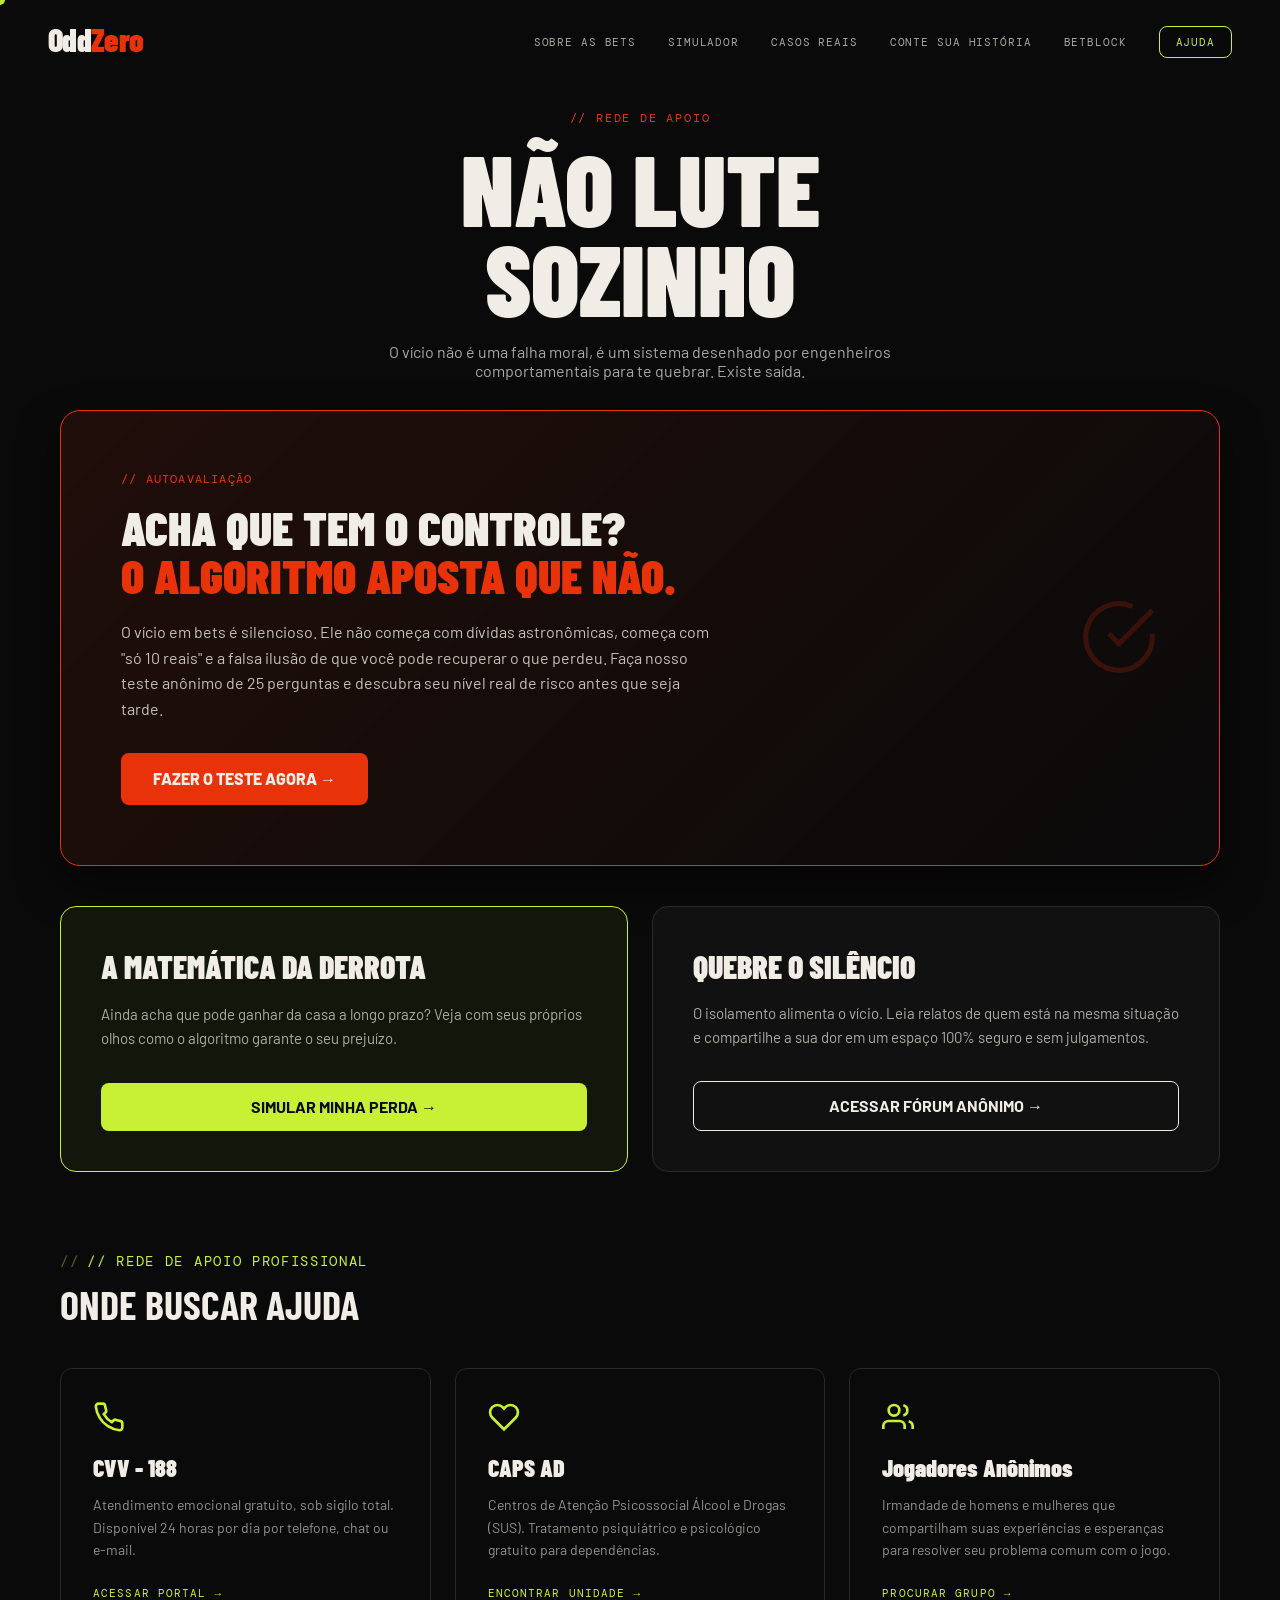
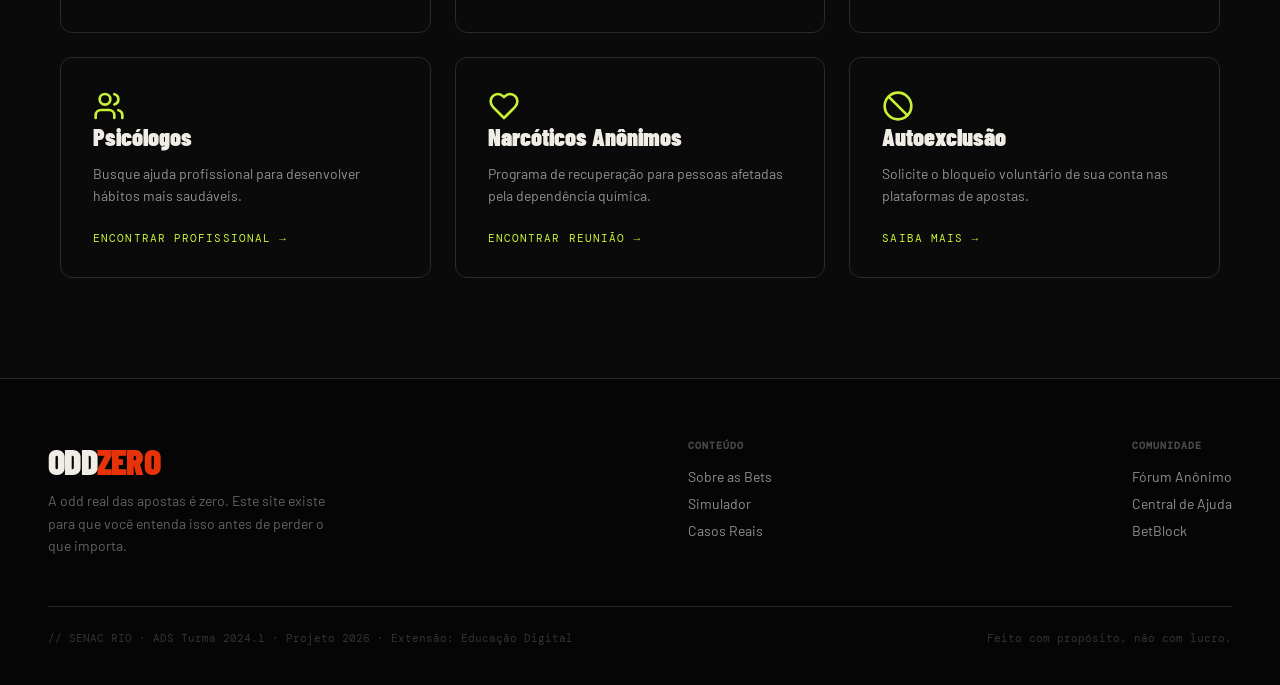
<file: ajuda.html>
<!DOCTYPE html>
<html lang="pt-BR">
<head>
  <meta charset="UTF-8">
  <meta name="viewport" content="width=device-width, initial-scale=1.0">
  <title>OddZero - As Bets</title>

  <!-- Fonts -->
  <link rel="preconnect" href="https://fonts.googleapis.com">
  <link rel="preconnect" href="https://fonts.gstatic.com" crossorigin>
  <link href="https://fonts.googleapis.com/css2?family=Barlow+Condensed:ital,wght@0,700;0,800;0,900;1,800&family=Barlow:wght@400;500;600&family=DM+Mono:wght@400;500&display=block" rel="stylesheet">
  
  <!-- Estilos -->
  <link rel="stylesheet" href="assets/css/global.css">
  <link rel="stylesheet" href="assets/css/ajuda.css">
</head>
<body>

<!-- ══════════════════════════
     CURSOR CUSTOMIZADO
══════════════════════════ -->
<div class="cur" id="cur"></div>

<!-- ══════════════════════════
     NAVEGAÇÃO
══════════════════════════ -->
<nav>
  <a href="index.html" class="logo">Odd<em>Zero</em></a>

  <button class="mobile-menu-btn" id="mobile-menu-btn">
    <svg width="24" height="24" viewBox="0 0 24 24" fill="none" stroke="currentColor" stroke-width="2"><path d="M3 12h18M3 6h18M3 18h18"/></svg>
  </button>
  
  <ul class="nav-links" id="nav-links">
    <li><a href="bets.html">Sobre as Bets</a></li>
    <li><a href="simulador.html">Simulador</a></li>
    <li><a href="casos-reais.html">Casos Reais</a></li>
    <li><a href="forum.html">Conte sua história</a></li>
    <li><a href="betblock.html">Betblock</a></li>
    <li><a href="ajuda.html" class="nav-btn-outline">Ajuda</a></li>
  </ul>
</nav>

<header class="page-banner">
  <div class="banner-overlay"></div>
  <div class="banner-content">
    <div class="banner-kicker">// REDE DE APOIO</div>
    <h1 class="banner-title">NÃO LUTE<br>SOZINHO</h1>
    <p class="banner-desc">O vício não é uma falha moral, é um sistema desenhado por engenheiros comportamentais para te quebrar. Existe saída.</p>
  </div>
</header>

<main class="help-container">
  
  <section class="quiz-highlight">
    <div class="quiz-content">
      <div class="quiz-kicker">// AUTOAVALIAÇÃO</div>
      <h2 class="quiz-title">ACHA QUE TEM O CONTROLE?<br><span class="hl-red">O ALGORITMO APOSTA QUE NÃO.</span></h2>
      <p class="quiz-desc">O vício em bets é silencioso. Ele não começa com dívidas astronômicas, começa com "só 10 reais" e a falsa ilusão de que você pode recuperar o que perdeu. Faça nosso teste anônimo de 25 perguntas e descubra seu nível real de risco antes que seja tarde.</p>
      
      <a href="quiz.html" class="btn-quiz">FAZER O TESTE AGORA →</a>
    </div>
    <div class="quiz-icon">
      <svg width="80" height="80" viewBox="0 0 24 24" fill="none" stroke="var(--red)" stroke-width="1.5"><path d="M22 11.08V12a10 10 0 1 1-5.93-9.14"/><polyline points="22 4 12 14.01 9 11.01"/></svg>
    </div>
  </section>

  <section class="action-grid">
    <div class="action-card">
      <h3>A MATEMÁTICA DA DERROTA</h3>
      <p>Ainda acha que pode ganhar da casa a longo prazo? Veja com seus próprios olhos como o algoritmo garante o seu prejuízo.</p>
      <a href="simulador.html" class="btn-action btn-lime">Simular minha perda →</a>
    </div>
    <div class="action-card dark">
      <h3>QUEBRE O SILÊNCIO</h3>
      <p>O isolamento alimenta o vício. Leia relatos de quem está na mesma situação e compartilhe a sua dor em um espaço 100% seguro e sem julgamentos.</p>
      <a href="forum.html" class="btn-action btn-outline">Acessar Fórum Anônimo →</a>
    </div>
  </section>

  <section class="support-network">
    <div class="section-label" style="color: var(--lime);">// rede de apoio profissional</div>
    <h2 class="support-title" style="margin-bottom: 40px; font-family: var(--font-h); font-size: 40px; text-transform: uppercase;">ONDE BUSCAR <span class="hl-lime">AJUDA</span></h2>
    
    <div class="support-grid">
      <div class="support-card">
        <svg width="32" height="32" viewBox="0 0 24 24" fill="none" stroke="var(--lime)" stroke-width="2" style="margin-bottom: 20px;"><path d="M22 16.92v3a2 2 0 0 1-2.18 2 19.79 19.79 0 0 1-8.63-3.07 19.5 19.5 0 0 1-6-6 19.79 19.79 0 0 1-3.07-8.67A2 2 0 0 1 4.11 2h3a2 2 0 0 1 2 1.72 12.84 12.84 0 0 0 .7 2.81 2 2 0 0 1-.45 2.11L8.09 9.91a16 16 0 0 0 6 6l1.27-1.27a2 2 0 0 1 2.11-.45 12.84 12.84 0 0 0 2.81.7A2 2 0 0 1 22 16.92z"/></svg>
        <h4>CVV - 188</h4>
        <p>Atendimento emocional gratuito, sob sigilo total. Disponível 24 horas por dia por telefone, chat ou e-mail.</p>
        <a href="https://cvv.org.br/" target="_blank">Acessar portal →</a>
      </div>
      <div class="support-card">
        <svg width="32" height="32" viewBox="0 0 24 24" fill="none" stroke="var(--lime)" stroke-width="2" style="margin-bottom: 20px;"><path d="M20.84 4.61a5.5 5.5 0 0 0-7.78 0L12 5.67l-1.06-1.06a5.5 5.5 0 0 0-7.78 7.78l1.06 1.06L12 21.23l7.78-7.78 1.06-1.06a5.5 5.5 0 0 0 0-7.78z"/></svg>
        <h4>CAPS AD</h4>
        <p>Centros de Atenção Psicossocial Álcool e Drogas (SUS). Tratamento psiquiátrico e psicológico gratuito para dependências.</p>
        <a href="https://www.gov.br/saude/pt-br" target="_blank">Encontrar unidade →</a>
      </div>
      <div class="support-card">
        <svg width="32" height="32" viewBox="0 0 24 24" fill="none" stroke="var(--lime)" stroke-width="2" style="margin-bottom: 20px;"><path d="M17 21v-2a4 4 0 0 0-4-4H5a4 4 0 0 0-4 4v2"/><circle cx="9" cy="7" r="4"/><path d="M23 21v-2a4 4 0 0 0-3-3.87"/><path d="M16 3.13a4 4 0 0 1 0 7.75"/></svg>
        <h4>Jogadores Anônimos</h4>
        <p>Irmandade de homens e mulheres que compartilham suas experiências e esperanças para resolver seu problema comum com o jogo.</p>
        <a href="https://jogadoresanonimos.com.br/" target="_blank">Procurar grupo →</a>
      </div>

      <div class="support-card">
        <svg width="32" height="32" viewBox="0 0 24 24" fill="none" stroke="var(--lime)" stroke-width="2" stroke-linecap="round" stroke-linejoin="round"><path d="M16 21v-2a4 4 0 0 0-4-4H6a4 4 0 0 0-4 4v2"/><circle cx="9" cy="7" r="4"/><path d="M22 21v-2a4 4 0 0 0-3-3.87"/><path d="M16 3.13a4 4 0 0 1 0 7.75"/></svg>
        <h4>Psicólogos</h4>
        <p>Busque ajuda profissional para desenvolver hábitos mais saudáveis.</p>
        <a href="https://site.cfp.org.br" target="_blank" class="lf-link">Encontrar profissional →</a>
      </div>

      <div class="support-card">
        <svg width="32" height="32" viewBox="0 0 24 24" fill="none" stroke="var(--lime)" stroke-width="2" stroke-linecap="round" stroke-linejoin="round"><path d="M20.42 4.58a5.4 5.4 0 0 0-7.65 0l-.77.78-.77-.78a5.4 5.4 0 0 0-7.65 0C1.46 6.7 1.33 10.28 4 13l8 8 8-8c2.67-2.72 2.54-6.3.42-8.42z"/></svg>
        <h4>Narcóticos Anônimos</h4>
        <p>Programa de recuperação para pessoas afetadas pela dependência química.</p>
        <a href="https://www.na.org.br" target="_blank" class="lf-link">Encontrar reunião →</a>
      </div>

      <div class="support-card">
        <svg width="32" height="32" viewBox="0 0 24 24" fill="none" stroke="var(--lime)" stroke-width="2" stroke-linecap="round" stroke-linejoin="round"><circle cx="12" cy="12" r="10"/><line x1="4.93" y1="4.93" x2="19.07" y2="19.07"/></svg>
        <h4>Autoexclusão</h4>
        <p>Solicite o bloqueio voluntário de sua conta nas plataformas de apostas.</p>
        <a href="https://www.gov.br/fazenda/pt-br/composicao/orgaos/secretaria-de-premios-e-apostas/autoexclusao" target="_blank" class="lf-link">Saiba mais →</a>
      </div>

    </div>
  </section>

</main>

<!-- ═══════════════════════════════
     FOOTER
═══════════════════════════════ -->
<footer>
  <div class="footer-top">
    <div class="footer-brand">
      <h2>Odd<em>Zero</em></h2>
      <p>A odd real das apostas é zero. Este site existe para que você entenda isso antes de perder o que importa.</p>
    </div>
    <div class="footer-links">
      <h4>Conteúdo</h4>
      <ul>
        <li><a href="bets.html">Sobre as Bets</a></li>
        <li><a href="simulador.html">Simulador</a></li>
        <li><a href="casos-reais.html">Casos Reais</a></li>
      </ul>
    </div>
    <div class="footer-links">
      <h4>Comunidade</h4>
      <ul>
        <li><a href="forum.html">Fórum Anônimo</a></li>
        <li><a href="ajuda.html">Central de Ajuda</a></li>
        <li><a href="betblock.html">BetBlock</a></li>
      </ul>
    </div>
  </div>
  <div class="footer-bottom">
    <p>// SENAC RIO · ADS Turma 2024.1 · Projeto 2026 · Extensão: Educação Digital</p>
    <p>Feito com propósito, não com lucro.</p>
  </div>
</footer>

<!-- JavaScript -->
<script src="assets/js/global.js"></script>
</body>
</html>
</file>
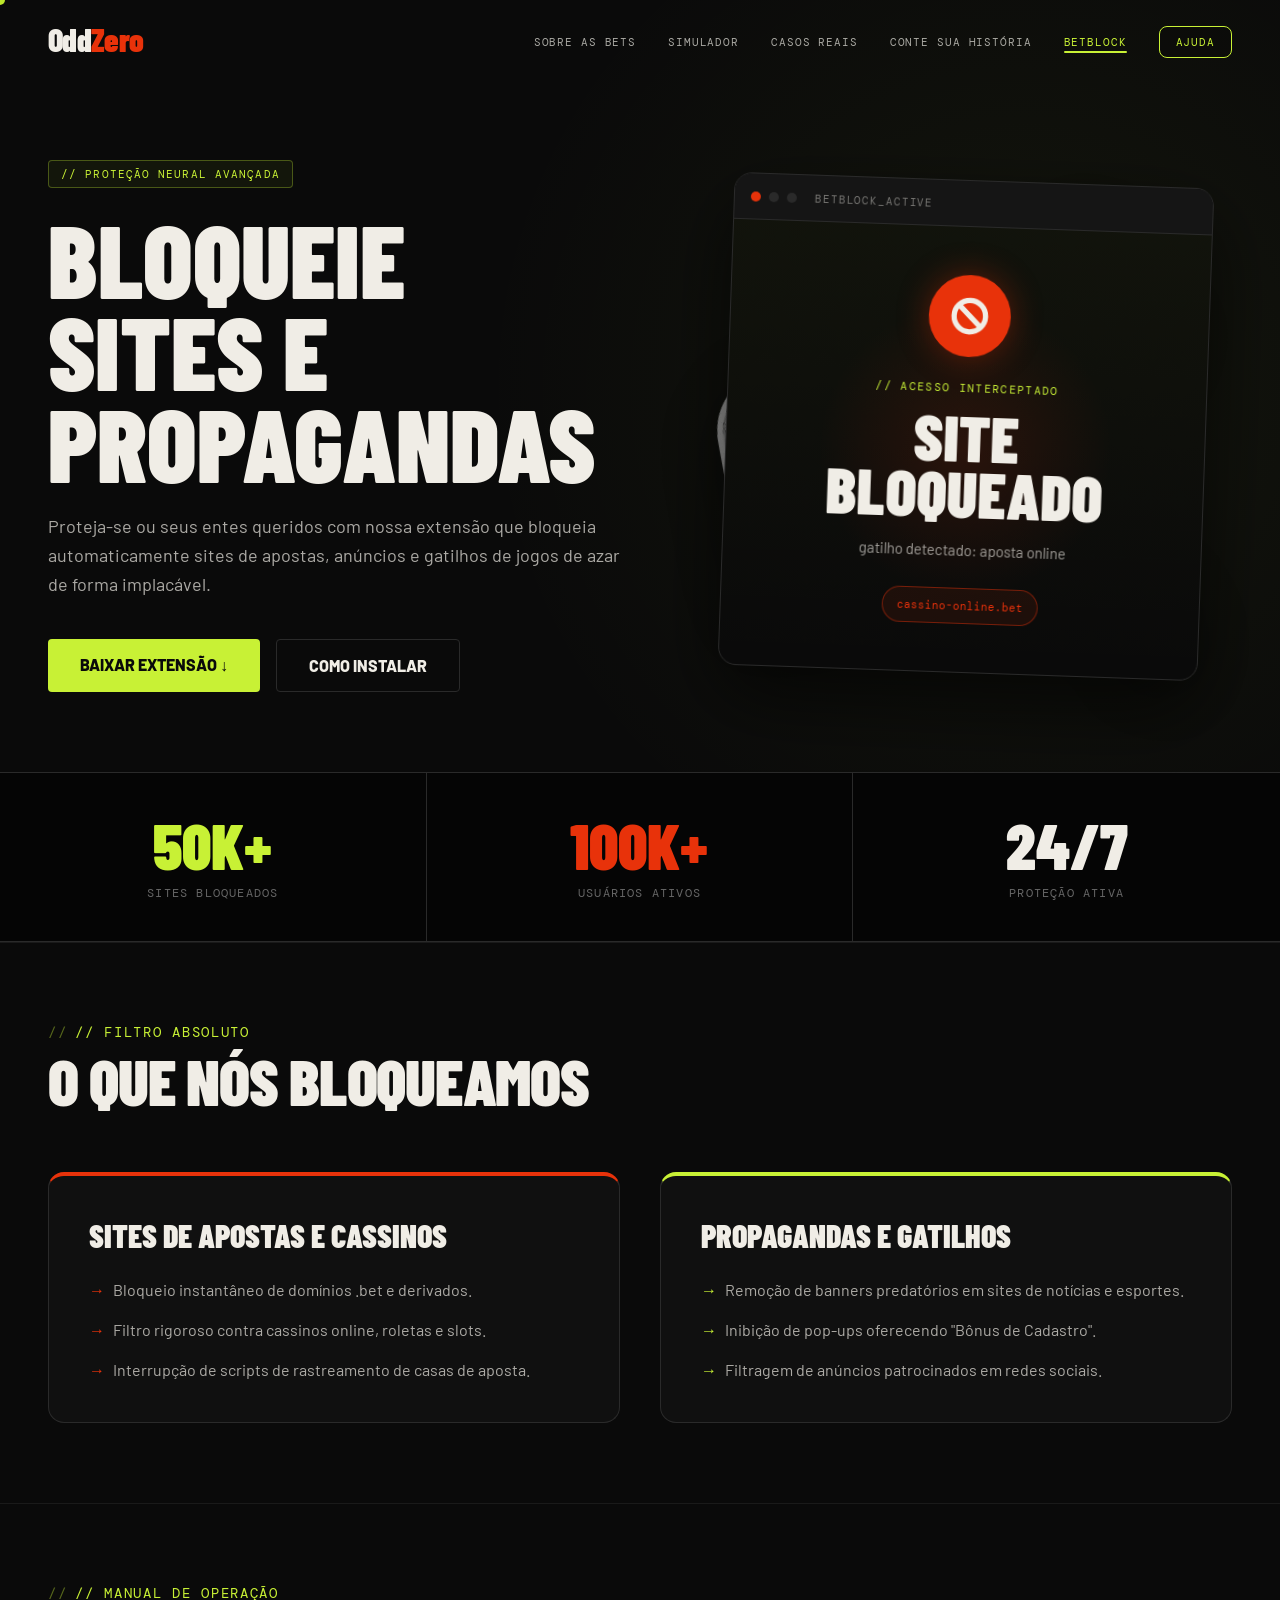
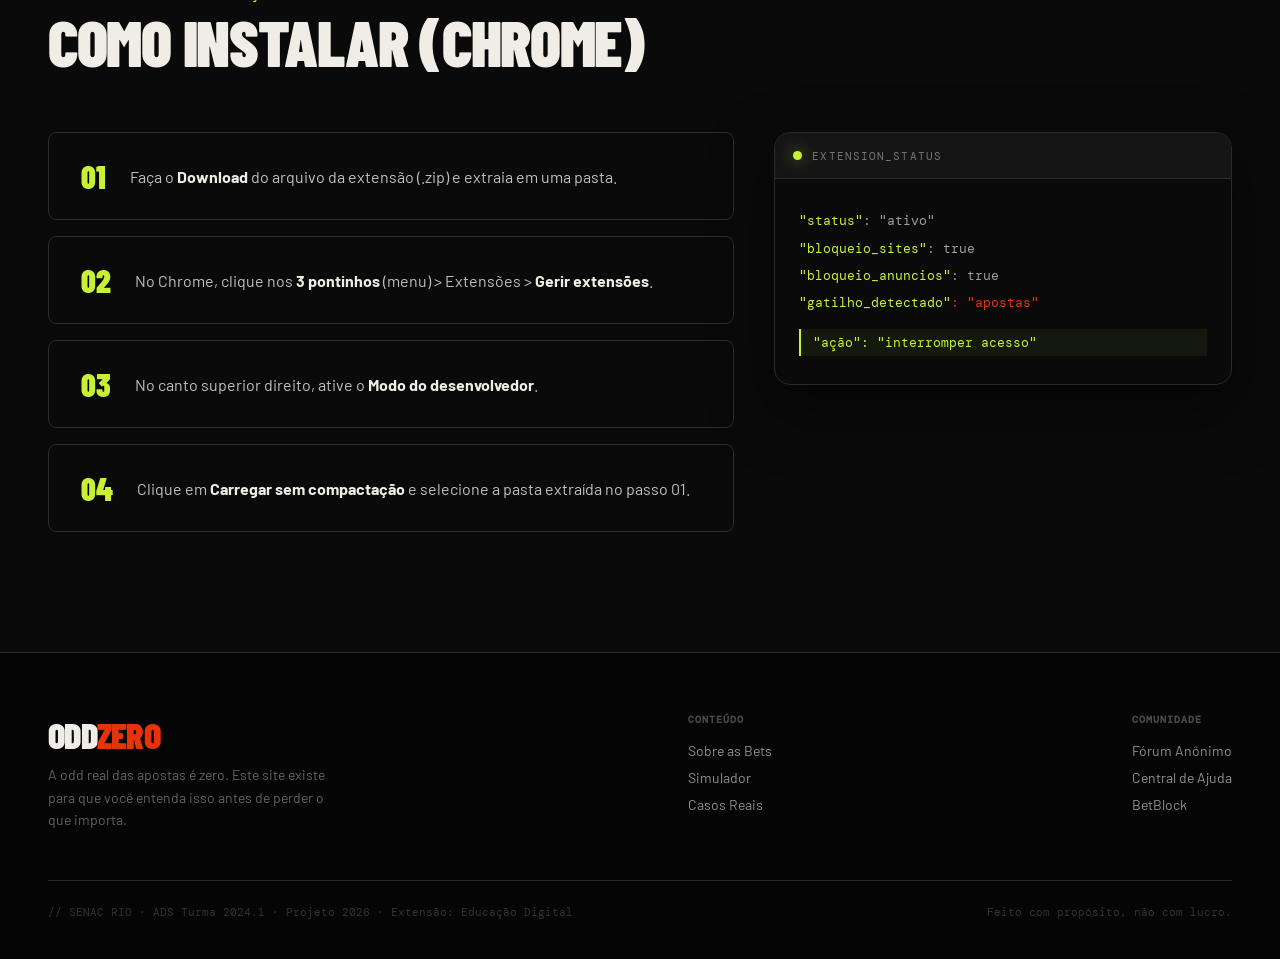
<file: betblock.html>
<!DOCTYPE html>
<html lang="pt-BR">
<head>
  <meta charset="UTF-8">
  <meta name="viewport" content="width=device-width, initial-scale=1.0">
  <title>OddZero - As Bets</title>

  <!-- Fonts -->
  <link rel="preconnect" href="https://fonts.googleapis.com">
  <link rel="preconnect" href="https://fonts.gstatic.com" crossorigin>
  <link href="https://fonts.googleapis.com/css2?family=Barlow+Condensed:ital,wght@0,700;0,800;0,900;1,800&family=Barlow:wght@400;500;600&family=DM+Mono:wght@400;500&display=block" rel="stylesheet">
  
  <!-- Estilos -->
  <link rel="stylesheet" href="assets/css/global.css">
  <link rel="stylesheet" href="assets/css/betblock.css">
</head>
<body>

<!-- ══════════════════════════
     CURSOR CUSTOMIZADO
══════════════════════════ -->
<div class="cur" id="cur"></div>

<!-- ══════════════════════════
     NAVEGAÇÃO
══════════════════════════ -->
<nav>
  <a href="index.html" class="logo">Odd<em>Zero</em></a>

  <button class="mobile-menu-btn" id="mobile-menu-btn">
    <svg width="24" height="24" viewBox="0 0 24 24" fill="none" stroke="currentColor" stroke-width="2"><path d="M3 12h18M3 6h18M3 18h18"/></svg>
  </button>
  
  <ul class="nav-links" id="nav-links">
    <li><a href="bets.html">Sobre as Bets</a></li>
    <li><a href="simulador.html">Simulador</a></li>
    <li><a href="casos-reais.html">Casos Reais</a></li>
    <li><a href="forum.html">Conte sua história</a></li>
    <li><a href="betblock.html" class="active-link">Betblock</a></li>
    <li><a href="ajuda.html" class="nav-btn-outline">Ajuda</a></li>
  </ul>
</nav>

<!-- HERO SECTION -->
  <header class="block-hero">
    <div class="hero-content">
      <div class="kicker-tag">// PROTEÇÃO NEURAL AVANÇADA</div>
      <h1 class="hero-title">BLOQUEIE SITES E <br><span class="hl-lime">PROPAGANDAS</span></h1>
      <p class="hero-desc">Proteja-se ou seus entes queridos com nossa extensão que bloqueia automaticamente sites de apostas, anúncios e gatilhos de jogos de azar de forma implacável.</p>
      
      <div class="hero-actions">
        <a href="assets/downloads/betblock-extensao.zip" download class="btn-download">BAIXAR EXTENSÃO ↓</a>
        <a href="#instalar" class="btn-outline">Como instalar</a>
      </div>
    </div>

    <div class="hero-block-visual">
  <img class="bb-item bb-dice" src="assets/imagens/home/dados.png" alt="Dados de cassino">
  <img class="bb-item bb-slot" src="assets/imagens/home/sloth.png" alt="Máquina caça-níquel">
  <img class="bb-item bb-chips" src="assets/imagens/home/chips.png" alt="Fichas de cassino">

  <div class="block-card">
    <div class="block-card-top">
      <span></span>
      <span></span>
      <span></span>
      <p>betblock_active</p>
    </div>

    <div class="block-card-body">
      <div class="block-icon">
        <svg viewBox="0 0 24 24" fill="none" stroke="currentColor" stroke-width="3">
          <circle cx="12" cy="12" r="9"></circle>
          <line x1="5.6" y1="5.6" x2="18.4" y2="18.4"></line>
        </svg>
      </div>

      <div class="block-label">// acesso interceptado</div>
      <h2>SITE<br>BLOQUEADO</h2>
      <p>gatilho detectado: aposta online</p>

      <div class="block-url">cassino-online.bet</div>
    </div>
  </div>
</div>
  </header>

  <!-- STATUS/ESTATÍSTICAS -->
  <section class="stats-section">
    <div class="stat-box">
      <span class="s-val text-lime">50K+</span>
      <span class="s-label">Sites Bloqueados</span>
    </div>
    <div class="stat-box">
      <span class="s-val text-red">100K+</span>
      <span class="s-label">Usuários Ativos</span>
    </div>
    <div class="stat-box">
      <span class="s-val text-white">24/7</span>
      <span class="s-label">Proteção Ativa</span>
    </div>
  </section>

  <!-- O QUE BLOQUEAMOS (Usando a estrutura do Versus) -->
  <section class="section" style="border-top: 1px solid #1a1a1a;">
    <div class="section-label" style="color: var(--lime);">// filtro absoluto</div>
    <h2 class="section-h2" style="margin-bottom: 60px;">O QUE NÓS <span class="hl-red">BLOQUEAMOS</span></h2>

    <div class="block-features-grid">
      <div class="feature-panel panel-red">
        <h3 class="f-title">SITES DE APOSTAS E CASSINOS</h3>
        <ul class="f-list">
          <li>Bloqueio instantâneo de domínios .bet e derivados.</li>
          <li>Filtro rigoroso contra cassinos online, roletas e slots.</li>
          <li>Interrupção de scripts de rastreamento de casas de aposta.</li>
        </ul>
      </div>

      <div class="feature-panel panel-lime">
        <h3 class="f-title">PROPAGANDAS E GATILHOS</h3>
        <ul class="f-list">
          <li>Remoção de banners predatórios em sites de notícias e esportes.</li>
          <li>Inibição de pop-ups oferecendo "Bônus de Cadastro".</li>
          <li>Filtragem de anúncios patrocinados em redes sociais.</li>
        </ul>
      </div>
    </div>
  </section>

  <!-- PASSO A PASSO DA INSTALAÇÃO -->
  <section class="section" id="instalar" style="border-top: 1px solid #1a1a1a; padding-bottom: 120px;">
    <div class="section-label" style="color: var(--lime);">// manual de operação</div>
    <h2 class="section-h2" style="margin-bottom: 60px;">COMO <span class="hl-lime">INSTALAR</span> (CHROME)</h2>

    <div class="install-layout">
  <div class="steps-container">
    <div class="step-card">
      <div class="step-num">01</div>
      <p>Faça o <strong>Download</strong> do arquivo da extensão (.zip) e extraia em uma pasta.</p>
    </div>
    <div class="step-card">
      <div class="step-num">02</div>
      <p>No Chrome, clique nos <strong>3 pontinhos</strong> (menu) > Extensões > <strong>Gerir extensões</strong>.</p>
    </div>
    <div class="step-card">
      <div class="step-num">03</div>
      <p>No canto superior direito, ative o <strong>Modo do desenvolvedor</strong>.</p>
    </div>
    <div class="step-card">
      <div class="step-num">04</div>
      <p>Clique em <strong>Carregar sem compactação</strong> e selecione a pasta extraída no passo 01.</p>
    </div>
  </div>

  <div class="install-panel">
    <div class="install-panel-top">
      <span class="install-dot"></span>
      <p>extension_status</p>
    </div>

    <div class="install-panel-body">
      <div class="install-line">
        <span>"status"</span>: "ativo"
      </div>
      <div class="install-line">
        <span>"bloqueio_sites"</span>: true
      </div>
      <div class="install-line">
        <span>"bloqueio_anuncios"</span>: true
      </div>
      <div class="install-line red">
        <span>"gatilho_detectado"</span>: "apostas"
      </div>
      <div class="install-line lime">
        <span>"ação"</span>: "interromper acesso"
      </div>
    </div>
  </div>
</div>

    
  </section>

<!-- ═══════════════════════════════
     FOOTER
═══════════════════════════════ -->
<footer>
  <div class="footer-top">
    <div class="footer-brand">
      <h2>Odd<em>Zero</em></h2>
      <p>A odd real das apostas é zero. Este site existe para que você entenda isso antes de perder o que importa.</p>
    </div>
    <div class="footer-links">
      <h4>Conteúdo</h4>
      <ul>
        <li><a href="bets.html">Sobre as Bets</a></li>
        <li><a href="simulador.html">Simulador</a></li>
        <li><a href="casos-reais.html">Casos Reais</a></li>
      </ul>
    </div>
    <div class="footer-links">
      <h4>Comunidade</h4>
      <ul>
        <li><a href="forum.html">Fórum Anônimo</a></li>
        <li><a href="ajuda.html">Central de Ajuda</a></li>
        <li><a href="betblock.html">BetBlock</a></li>
      </ul>
    </div>
  </div>
  <div class="footer-bottom">
    <p>// SENAC RIO · ADS Turma 2024.1 · Projeto 2026 · Extensão: Educação Digital</p>
    <p>Feito com propósito, não com lucro.</p>
  </div>
</footer>

<!-- JavaScript -->
<script src="assets/js/global.js"></script>
<script src="assets/js/bets.js"></script>
</body>
</html>
</file>
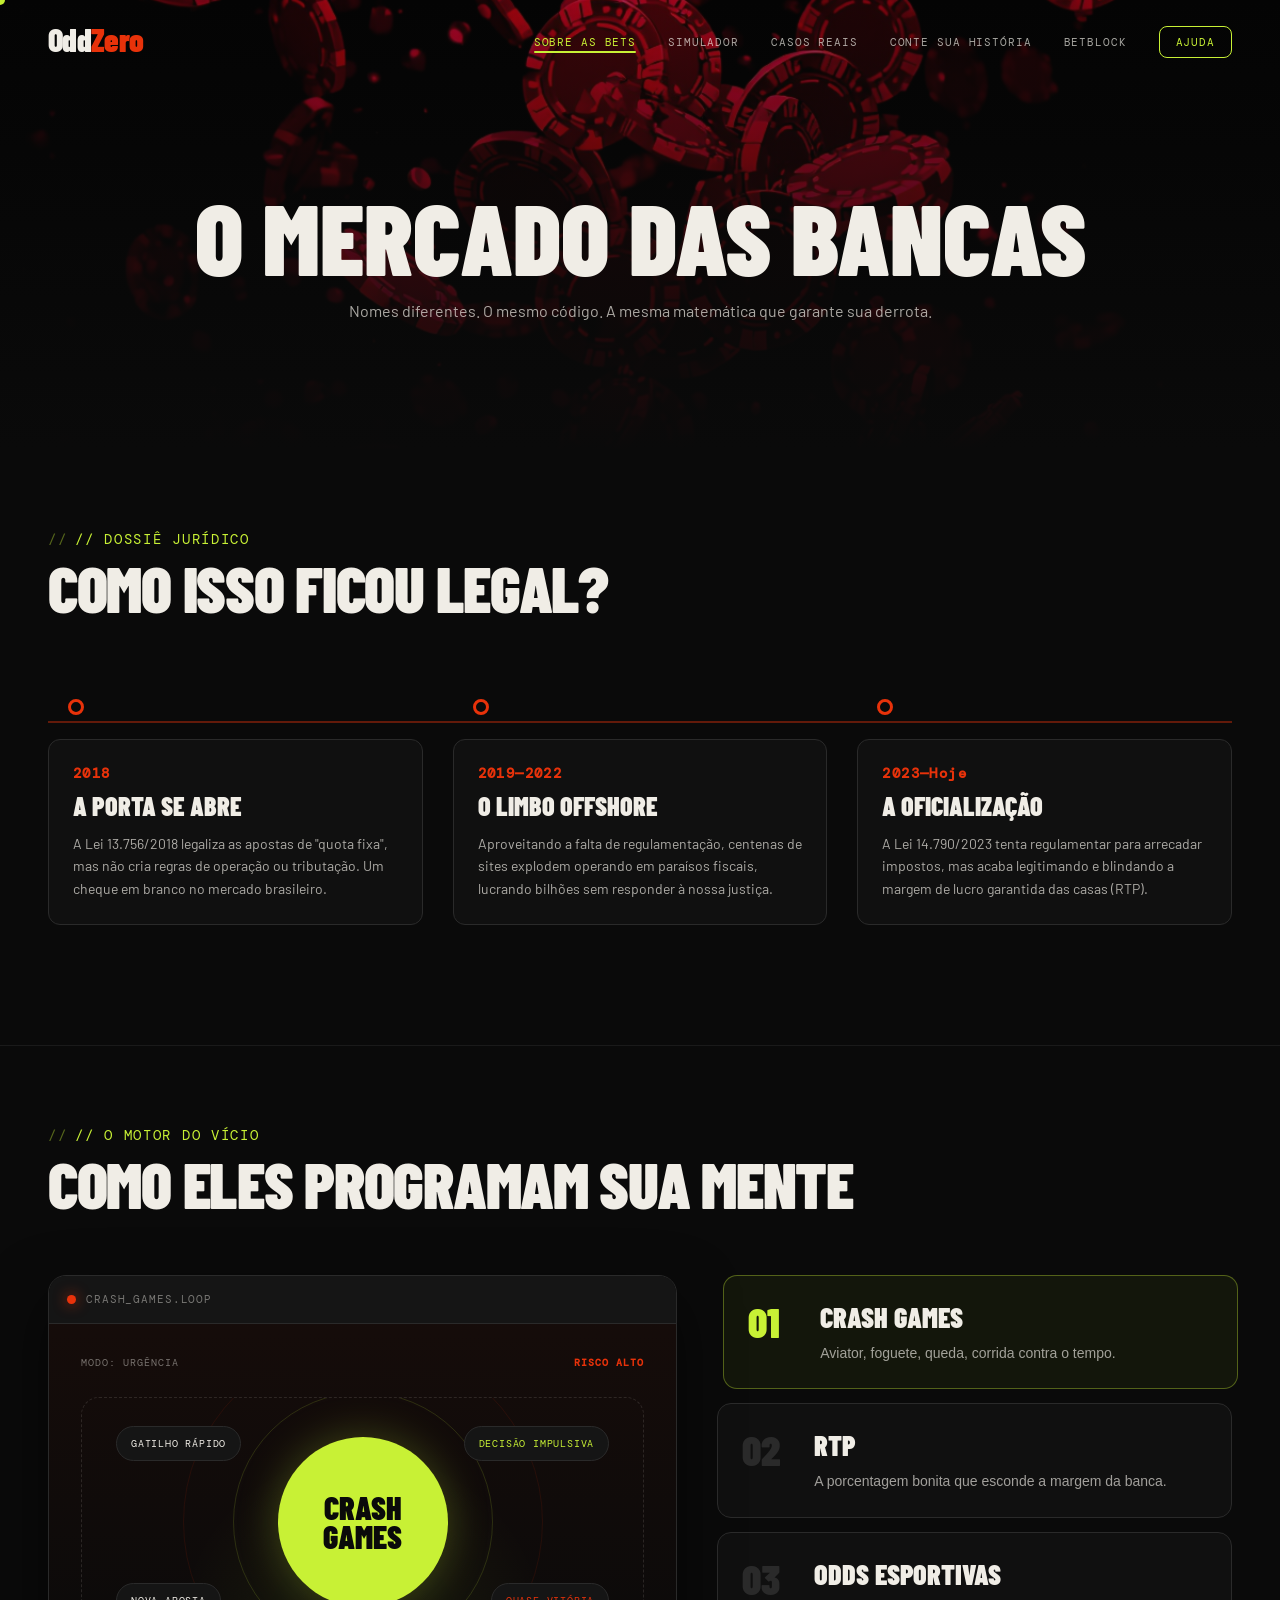
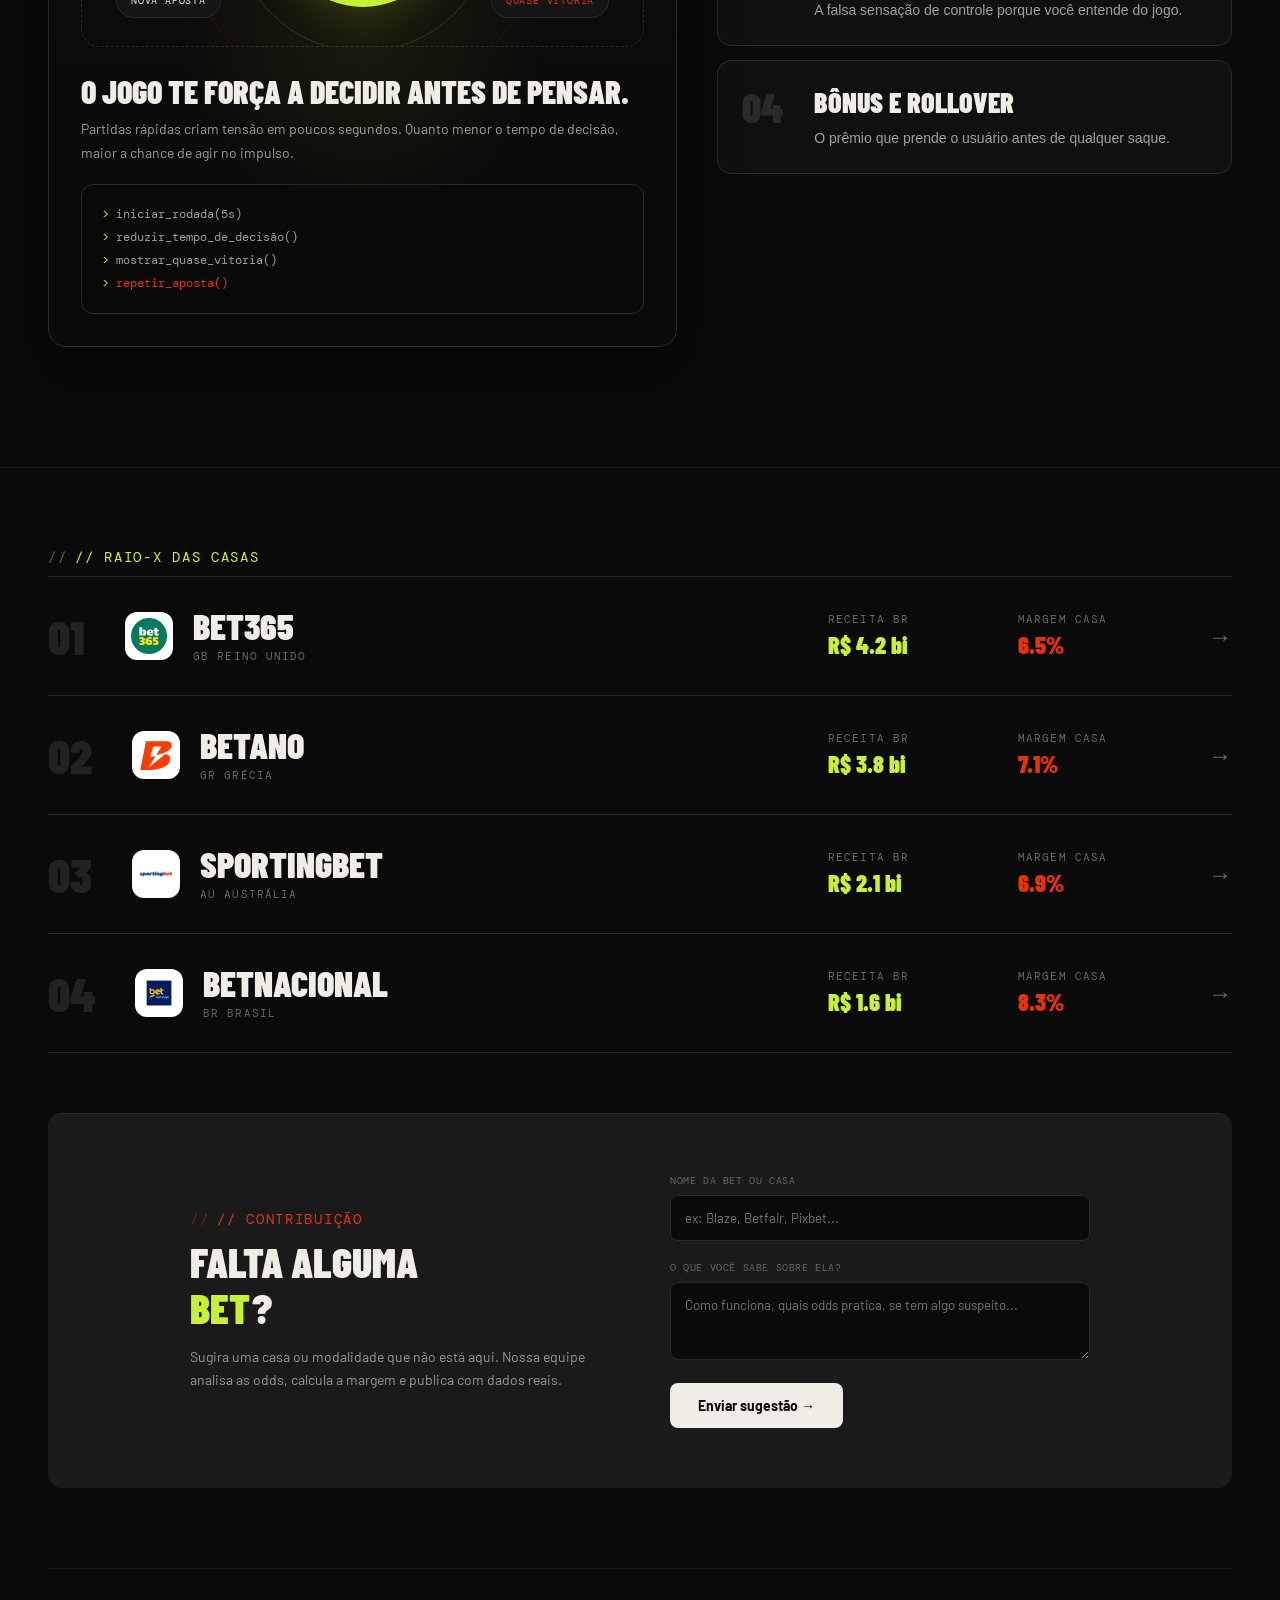
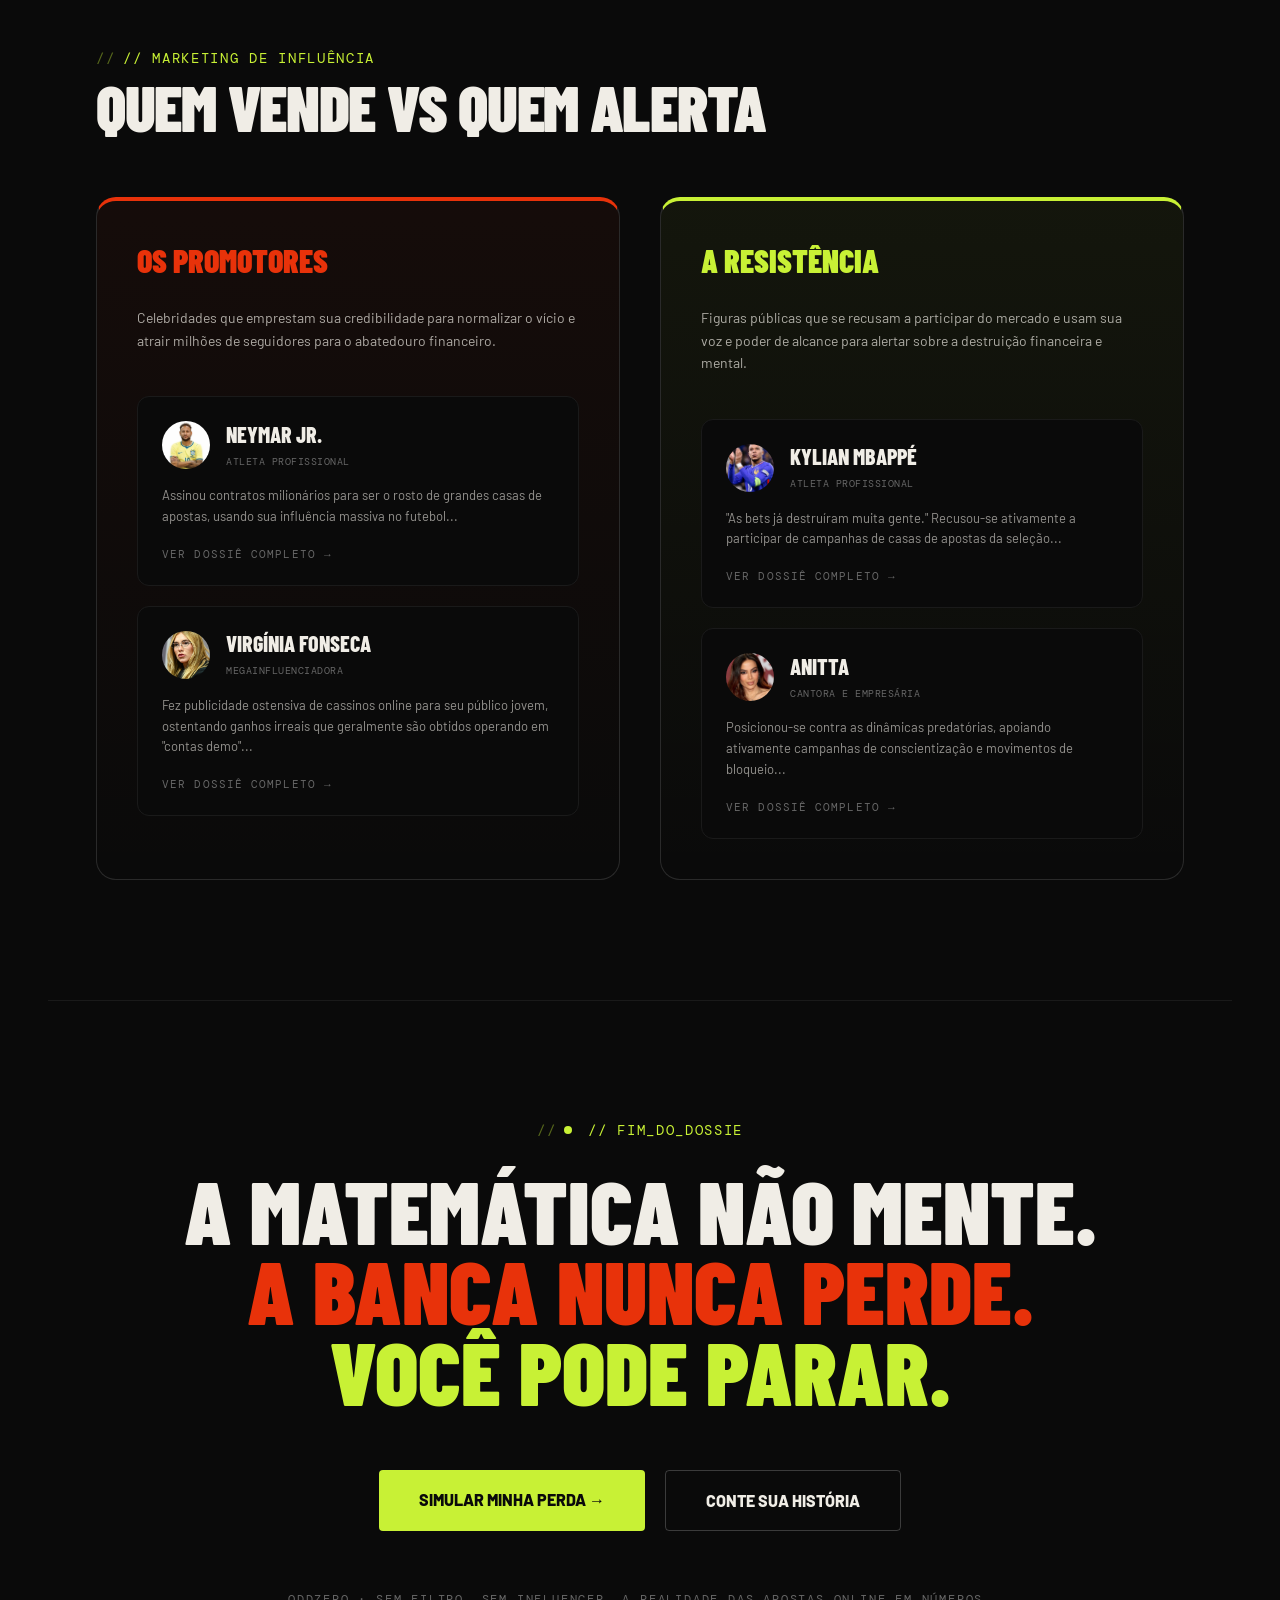
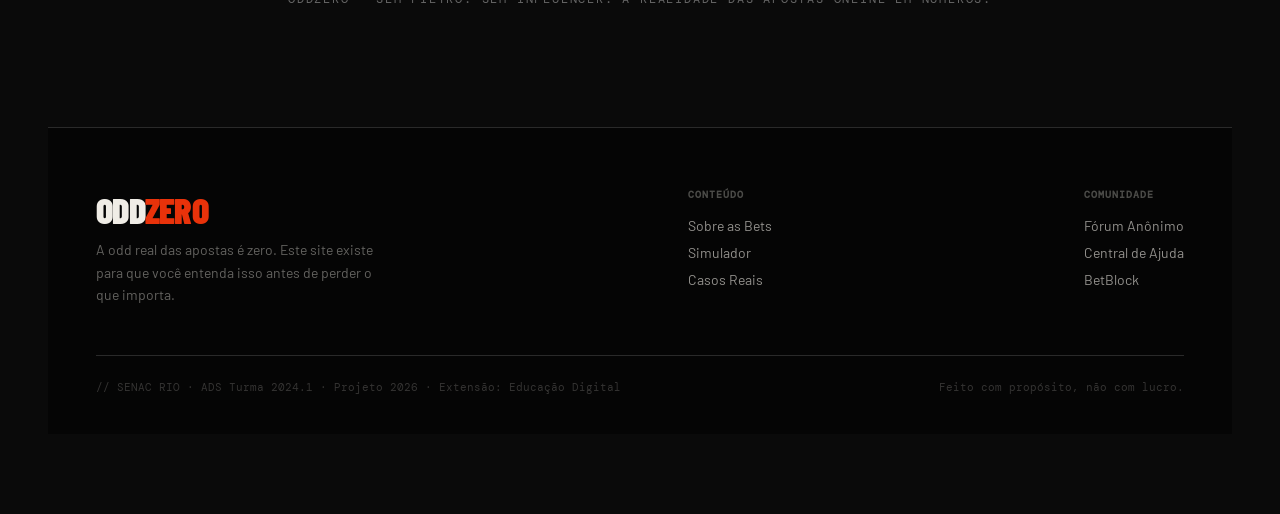
<file: bets.html>
<!DOCTYPE html>
<html lang="pt-BR">
<head>
  <meta charset="UTF-8">
  <meta name="viewport" content="width=device-width, initial-scale=1.0">
  <title>OddZero - As Bets</title>

  <!-- Fonts -->
  <link rel="preconnect" href="https://fonts.googleapis.com">
  <link rel="preconnect" href="https://fonts.gstatic.com" crossorigin>
  <link href="https://fonts.googleapis.com/css2?family=Barlow+Condensed:ital,wght@0,700;0,800;0,900;1,800&family=Barlow:wght@400;500;600&family=DM+Mono:wght@400;500&display=block" rel="stylesheet">
  
  <!-- Estilos -->
  <link rel="stylesheet" href="assets/css/global.css">
  <link rel="stylesheet" href="assets/css/bets.css">
</head>
<body>

<!-- ══════════════════════════
     CURSOR CUSTOMIZADO
══════════════════════════ -->
<div class="cur" id="cur"></div>

<!-- ══════════════════════════
     NAVEGAÇÃO
══════════════════════════ -->
<nav>
  <a href="index.html" class="logo">Odd<em>Zero</em></a>

  <button class="mobile-menu-btn" id="mobile-menu-btn">
    <svg width="24" height="24" viewBox="0 0 24 24" fill="none" stroke="currentColor" stroke-width="2"><path d="M3 12h18M3 6h18M3 18h18"/></svg>
  </button>
  
  <ul class="nav-links" id="nav-links">
    <li><a href="bets.html" class="active-link">Sobre as Bets</a></li>
    <li><a href="simulador.html">Simulador</a></li>
    <li><a href="casos-reais.html">Casos Reais</a></li>
    <li><a href="forum.html">Conte sua história</a></li>
    <li><a href="betblock.html">Betblock</a></li>
    <li><a href="ajuda.html" class="nav-btn-outline">Ajuda</a></li>
  </ul>
</nav>

<!-- ══════════════════════════
     1. BANNER HEADER
══════════════════════════ -->
<header class="page-banner" style="background-image: url('assets/imagens/home/fichas.jpg');">
  <div class="banner-overlay"></div>
  <div class="banner-content">
    <h1 class="banner-title">O MERCADO DAS BANCAS</h1>
    <p class="banner-desc">Nomes diferentes. O mesmo código. A mesma matemática que garante sua derrota.</p>
  </div>
</header>

<!-- ══════════════════════════
     2. LINHA DO TEMPO HORIZONTAL
══════════════════════════ -->
<section class="section" id="timeline">
  <div class="section-label" style="color: var(--lime);">// dossiê jurídico</div>
  <h2 class="section-h2" style="margin-bottom: 60px;">COMO ISSO FICOU <span class="hl-red">LEGAL?</span></h2>

  <div class="timeline-horizontal">
    
    <div class="timeline-track"></div>
    
    <div class="timeline-step">
      <div class="step-dot"></div>
      <div class="step-content">
        <div class="step-year">2018</div>
        <h3 class="step-title">A Porta se Abre</h3>
        <p class="step-desc">A Lei 13.756/2018 legaliza as apostas de "quota fixa", mas não cria regras de operação ou tributação. Um cheque em branco no mercado brasileiro.</p>
      </div>
    </div>

    <div class="timeline-step">
      <div class="step-dot"></div>
      <div class="step-content">
        <div class="step-year">2019—2022</div>
        <h3 class="step-title">O Limbo Offshore</h3>
        <p class="step-desc">Aproveitando a falta de regulamentação, centenas de sites explodem operando em paraísos fiscais, lucrando bilhões sem responder à nossa justiça.</p>
      </div>
    </div>

    <div class="timeline-step">
      <div class="step-dot"></div>
      <div class="step-content">
        <div class="step-year">2023—Hoje</div>
        <h3 class="step-title">A Oficialização</h3>
        <p class="step-desc">A Lei 14.790/2023 tenta regulamentar para arrecadar impostos, mas acaba legitimando e blindando a margem de lucro garantida das casas (RTP).</p>
      </div>
    </div>
  </div>
</section>

<!-- ═══════════════════════════════
     A ANATOMIA DO GOLPE (MODALIDADES)
═══════════════════════════════ -->
<section class="section" id="modalidades" style="border-top: 1px solid #1a1a1a; padding-bottom: 120px;">
  <div class="section-label" style="color: var(--lime);">// o motor do vício</div>
  <h2 class="section-h2" style="margin-bottom: 60px;">
    COMO ELES <span class="hl-red">PROGRAMAM</span> SUA MENTE
  </h2>

  <div class="mind-engine">

    <div class="engine-visual">
      <div class="engine-header">
        <span class="engine-dot"></span>
        <span id="engine-file">crash_games.loop</span>
      </div>

      <div class="engine-screen">
        <div class="engine-status">
          <span id="engine-mode">MODO: URGÊNCIA</span>
          <strong id="engine-risk">RISCO ALTO</strong>
        </div>

        <div class="engine-main">
          <div class="brain-core">
            <span id="engine-title">CRASH<br>GAMES</span>
          </div>

          <div class="loop-tag tag-1" id="tag-1">gatilho rápido</div>
          <div class="loop-tag tag-2" id="tag-2">decisão impulsiva</div>
          <div class="loop-tag tag-3" id="tag-3">quase vitória</div>
          <div class="loop-tag tag-4" id="tag-4">nova aposta</div>
        </div>

        <div class="engine-copy">
          <h3 id="engine-headline">O jogo te força a decidir antes de pensar.</h3>
          <p id="engine-text">
            Partidas rápidas criam tensão em poucos segundos. Quanto menor o tempo de decisão, maior a chance de agir no impulso.
          </p>
        </div>

        <div class="engine-terminal">
          <div class="terminal-line" id="line-1"></div>
          <div class="terminal-line" id="line-2"></div>
          <div class="terminal-line" id="line-3"></div>
          <div class="terminal-line red-code" id="line-4"></div>
        </div>
      </div>
    </div>

    <div class="engine-list">
      <button class="engine-item active" data-engine="crash">
        <span>01</span>
        <div>
          <h3>Crash Games</h3>
          <p>Aviator, foguete, queda, corrida contra o tempo.</p>
        </div>
      </button>

      <button class="engine-item" data-engine="rtp">
        <span>02</span>
        <div>
          <h3>RTP</h3>
          <p>A porcentagem bonita que esconde a margem da banca.</p>
        </div>
      </button>

      <button class="engine-item" data-engine="odds">
        <span>03</span>
        <div>
          <h3>Odds Esportivas</h3>
          <p>A falsa sensação de controle porque você entende do jogo.</p>
        </div>
      </button>

      <button class="engine-item" data-engine="bonus">
        <span>04</span>
        <div>
          <h3>Bônus e Rollover</h3>
          <p>O prêmio que prende o usuário antes de qualquer saque.</p>
        </div>
      </button>
    </div>

  </div>
</section>

<!-- ═══════════════════════════════
     3. AS BETS (LISTA DOSSIÊ)
═══════════════════════════════ -->
<section class="section" id="analise-mercado" style="border-top: 1px solid #1a1a1a;">
  <div class="section-label" style="color: var(--lime);">// raio-x das casas</div>
  
  <div class="dossier-list-container">
    
    <!-- ITEM 1: bet365 -->
    <div class="dossier-item" onclick="openBetModal('bet365')">
      <div class="dossier-row">
        <span class="d-num">01</span>
        <div class="d-brand">
          <div class="d-logo"><img src="assets/imagens/bets/bet365.png" alt="bet365"></div>
          <div class="d-names">
            <h3>BET365</h3>
            <span>GB Reino Unido</span>
          </div>
        </div>
        <div class="d-stat">
          <span class="d-label">RECEITA BR</span>
          <span class="d-val text-lime">R$ 4.2 bi</span>
        </div>
        <div class="d-stat">
          <span class="d-label">MARGEM CASA</span>
          <span class="d-val text-red">6.5%</span>
        </div>
        <div class="d-arrow">→</div>
      </div>
      <div class="dossier-hidden">
        <div class="d-tactic"><span class="t-label">// tática_oculta:</span> Bônus com rollover 40x oculto em termos de uso</div>
        <div class="d-fine">R$ 0 em multas no Brasil</div>
      </div>
    </div>

    <!-- ITEM 2: Betano -->
    <div class="dossier-item" onclick="openBetModal('betano')">
      <div class="dossier-row">
        <span class="d-num">02</span>
        <div class="d-brand">
          <div class="d-logo"><img src="assets/imagens/bets/betano.png" alt="Betano"></div>
          <div class="d-names">
            <h3>BETANO</h3>
            <span>GR Grécia</span>
          </div>
        </div>
        <div class="d-stat">
          <span class="d-label">RECEITA BR</span>
          <span class="d-val text-lime">R$ 3.8 bi</span>
        </div>
        <div class="d-stat">
          <span class="d-label">MARGEM CASA</span>
          <span class="d-val text-red">7.1%</span>
        </div>
        <div class="d-arrow">→</div>
      </div>
      <div class="dossier-hidden">
        <div class="d-tactic"><span class="t-label">// tática_oculta:</span> Patrocínio de 14 clubes da Série A simultâneo</div>
        <div class="d-fine">R$ 0 em multas no Brasil</div>
      </div>
    </div>

    <!-- ITEM 3: Sportingbet -->
    <div class="dossier-item" onclick="openBetModal('sportingbet')">
      <div class="dossier-row">
        <span class="d-num">03</span>
        <div class="d-brand">
          <div class="d-logo"><img src="assets/imagens/bets/sportingbet.jpg" alt="Sportingbet"></div>
          <div class="d-names">
            <h3>SPORTINGBET</h3>
            <span>AU Austrália</span>
          </div>
        </div>
        <div class="d-stat">
          <span class="d-label">RECEITA BR</span>
          <span class="d-val text-lime">R$ 2.1 bi</span>
        </div>
        <div class="d-stat">
          <span class="d-label">MARGEM CASA</span>
          <span class="d-val text-red">6.9%</span>
        </div>
        <div class="d-arrow">→</div>
      </div>
      <div class="dossier-hidden">
        <div class="d-tactic"><span class="t-label">// tática_oculta:</span> Algoritmo ajustado para jogadores recreativos</div>
        <div class="d-fine">R$ 0 em multas no Brasil</div>
      </div>
    </div>

    <!-- ITEM 4: Betnacional -->
    <div class="dossier-item" onclick="openBetModal('betnacional')">
      <div class="dossier-row">
        <span class="d-num">04</span>
        <div class="d-brand">
          <div class="d-logo"><img src="assets/imagens/bets/betnacional.png" alt="Betnacional"></div>
          <div class="d-names">
            <h3>BETNACIONAL</h3>
            <span>BR Brasil</span>
          </div>
        </div>
        <div class="d-stat">
          <span class="d-label">RECEITA BR</span>
          <span class="d-val text-lime">R$ 1.6 bi</span>
        </div>
        <div class="d-stat">
          <span class="d-label">MARGEM CASA</span>
          <span class="d-val text-red">8.3%</span>
        </div>
        <div class="d-arrow">→</div>
      </div>
      <div class="dossier-hidden">
        <div class="d-tactic"><span class="t-label">// tática_oculta:</span> Influenciadores pagos por conversão de seguidores jovens</div>
        <div class="d-fine">R$ 0 em multas no Brasil</div>
      </div>
    </div>

  </div>

  <section class="suggestion-section">
  <div class="suggestion-grid">
    <div class="s-info">
      <div class="section-label">// contribuição</div>
      <h3 class="s-title">FALTA ALGUMA<br><span style="color: var(--lime);">BET</span>?</h3>
      <p class="s-desc">
        Sugira uma casa ou modalidade que não está aqui. Nossa equipe analisa as odds, calcula a margem e publica com dados reais.
      </p>
    </div>
    <form class="s-form" onsubmit="event.preventDefault(); this.querySelector('button').textContent='✓ Enviado!'; this.querySelector('button').classList.add('sent');">
      <div class="form-group">
        <label>Nome da bet ou casa</label>
        <input type="text" placeholder="ex: Blaze, Betfair, Pixbet..." required>
      </div>
      <div class="form-group">
        <label>O que você sabe sobre ela?</label>
        <textarea placeholder="Como funciona, quais odds pratica, se tem algo suspeito..." rows="3"></textarea>
      </div>
      <button type="submit" class="s-btn">Enviar sugestão →</button>
    </form>
  </div>
</div>

</section>

<!-- ═══════════════════════════════
     4. FAMOSOS
═══════════════════════════════ -->
<section class="section" id="influenciadores" style="border-top: 1px solid #1a1a1a; padding-bottom: 120px;">
  <div class="section-label" style="color: var(--lime);">// marketing de influência</div>
  <h2 class="section-h2" style="margin-bottom: 60px;">QUEM <span class="hl-red">VENDE</span> VS QUEM <span class="hl-lime">ALERTA</span></h2>

<div class="influencer-layout">
    
    <div class="inf-panel inf-red">
      <h3 class="inf-panel-title">OS PROMOTORES</h3>
      <p class="inf-panel-desc">Celebridades que emprestam sua credibilidade para normalizar o vício e atrair milhões de seguidores para o abatedouro financeiro.</p>

      <div class="inf-card" onclick="openInfModal('neymar')" style="cursor: pointer;">
        <div class="inf-header">
          <div class="inf-avatar" style="background-image: url('assets/imagens/bets/neymar.jpg');"></div>
          <div class="inf-info">
            <h4>Neymar Jr.</h4>
            <span>Atleta profissional</span>
          </div>
        </div>
        <p>Assinou contratos milionários para ser o rosto de grandes casas de apostas, usando sua influência massiva no futebol...</p>
        <div class="inf-action">Ver dossiê completo →</div>
      </div>

      <div class="inf-card" onclick="openInfModal('virginia')" style="cursor: pointer;">
        <div class="inf-header">
          <div class="inf-avatar" style="background-image: url('assets/imagens/bets/virginia.jpg');"></div>
          <div class="inf-info">
            <h4>Virgínia Fonseca</h4>
            <span>Megainfluenciadora</span>
          </div>
        </div>
        <p>Fez publicidade ostensiva de cassinos online para seu público jovem, ostentando ganhos irreais que geralmente são obtidos operando em "contas demo"...</p>
        <div class="inf-action">Ver dossiê completo →</div>
      </div>
    </div>

    <div class="inf-panel inf-green">
      <h3 class="inf-panel-title">A RESISTÊNCIA</h3>
      <p class="inf-panel-desc">Figuras públicas que se recusam a participar do mercado e usam sua voz e poder de alcance para alertar sobre a destruição financeira e mental.</p>

      <div class="inf-card" onclick="openInfModal('mbappe')" style="cursor: pointer;">
        <div class="inf-header">
          <div class="inf-avatar" style="background-image: url('assets/imagens/bets/mbappe.jpg');"></div>
          <div class="inf-info">
            <h4>Kylian Mbappé</h4>
            <span>Atleta Profissional</span>
          </div>
        </div>
        <p>"As bets já destruíram muita gente." Recusou-se ativamente a participar de campanhas de casas de apostas da seleção...</p>
        <div class="inf-action">Ver dossiê completo →</div>
      </div>

      <div class="inf-card" onclick="openInfModal('anitta')" style="cursor: pointer;">
        <div class="inf-header">
          <div class="inf-avatar" style="background-image: url('assets/imagens/bets/anitta.jpg');"></div>
          <div class="inf-info">
            <h4>Anitta</h4>
            <span>Cantora e Empresária</span>
          </div>
        </div>
        <p>Posicionou-se contra as dinâmicas predatórias, apoiando ativamente campanhas de conscientização e movimentos de bloqueio...</p>
        <div class="inf-action">Ver dossiê completo →</div>
      </div>
    </div>

  </div>

    <!-- MODAL INFLUENCIADORES -->
  <div id="inf-modal-overlay" class="bet-modal-overlay" onclick="closeInfModal(event)">
    <div class="bet-modal-box" id="inf-modal-box">
      <!-- O conteúdo será injetado pelo JS aqui -->
  </div>
</section>

<!-- ═══════════════════════════════
     CTA FINAL DA PÁGINA
═══════════════════════════════ -->
<section class="section" id="fim-dossie" style="text-align: center; padding: 120px 20px; border-top: 1px solid #1a1a1a;">
  <div class="section-label" style="justify-content: center; color: var(--lime); margin-bottom: 30px;">
    <span style="width: 8px; height: 8px; background: var(--lime); border-radius: 50%; margin-right: 8px;"></span> // FIM_DO_DOSSIE
  </div>
  
  <h2 style="font-family: var(--font-h); font-size: clamp(40px, 7vw, 100px); font-weight: 900; line-height: 0.9; text-transform: uppercase;">
    A MATEMÁTICA NÃO MENTE.<br>
    <span style="color: var(--red);">A BANCA NUNCA PERDE.</span><br>
    <span style="color: var(--lime);">VOCÊ PODE PARAR.</span>
  </h2>
  
  <div style="display: flex; gap: 20px; justify-content: center; margin-top: 60px; flex-wrap: wrap;">
    <a href="simulador.html" style="background: var(--lime); color: var(--black); padding: 20px 40px; font-family: var(--font-b); font-weight: 800; font-size: 16px; text-transform: uppercase; text-decoration: none; border-radius: 4px; transition: transform 0.2s;">Simular minha perda →</a>
    <a href="forum.html" style="background: transparent; color: var(--white); border: 1px solid rgba(255,255,255,0.2); padding: 20px 40px; font-family: var(--font-b); font-weight: 800; font-size: 16px; text-transform: uppercase; text-decoration: none; border-radius: 4px; transition: background 0.2s, border-color 0.2s;">Conte sua história</a>
  </div>
  
  <p style="margin-top: 60px; font-family: var(--font-m); font-size: 12px; color: var(--muted); letter-spacing: 0.15em; text-transform: uppercase;">
    ODDZERO · SEM FILTRO. SEM INFLUENCER. A REALIDADE DAS APOSTAS ONLINE EM NÚMEROS.
  </p>
</section>


<!-- ═══════════════════════════════
     FOOTER
═══════════════════════════════ -->
<footer>
  <div class="footer-top">
    <div class="footer-brand">
      <h2>Odd<em>Zero</em></h2>
      <p>A odd real das apostas é zero. Este site existe para que você entenda isso antes de perder o que importa.</p>
    </div>
    <div class="footer-links">
      <h4>Conteúdo</h4>
      <ul>
        <li><a href="bets.html">Sobre as Bets</a></li>
        <li><a href="simulador.html">Simulador</a></li>
        <li><a href="casos-reais.html">Casos Reais</a></li>
      </ul>
    </div>
    <div class="footer-links">
      <h4>Comunidade</h4>
      <ul>
        <li><a href="forum.html">Fórum Anônimo</a></li>
        <li><a href="ajuda.html">Central de Ajuda</a></li>
        <li><a href="betblock.html">BetBlock</a></li>
      </ul>
    </div>
  </div>
  <div class="footer-bottom">
    <p>// SENAC RIO · ADS Turma 2024.1 · Projeto 2026 · Extensão: Educação Digital</p>
    <p>Feito com propósito, não com lucro.</p>
  </div>
</footer>

<!-- ═══════════════════════════════
     MODAL INVESTIGATIVO
═══════════════════════════════ -->
<div id="bet-modal-overlay" class="bet-modal-overlay" onclick="closeBetModal(event)">
  <div class="bet-modal-box" id="bet-modal-box">
  </div>
</div>

<!-- JavaScript -->
<script src="assets/js/global.js"></script>
<script src="assets/js/bets.js"></script>
</body>
</html>
</file>
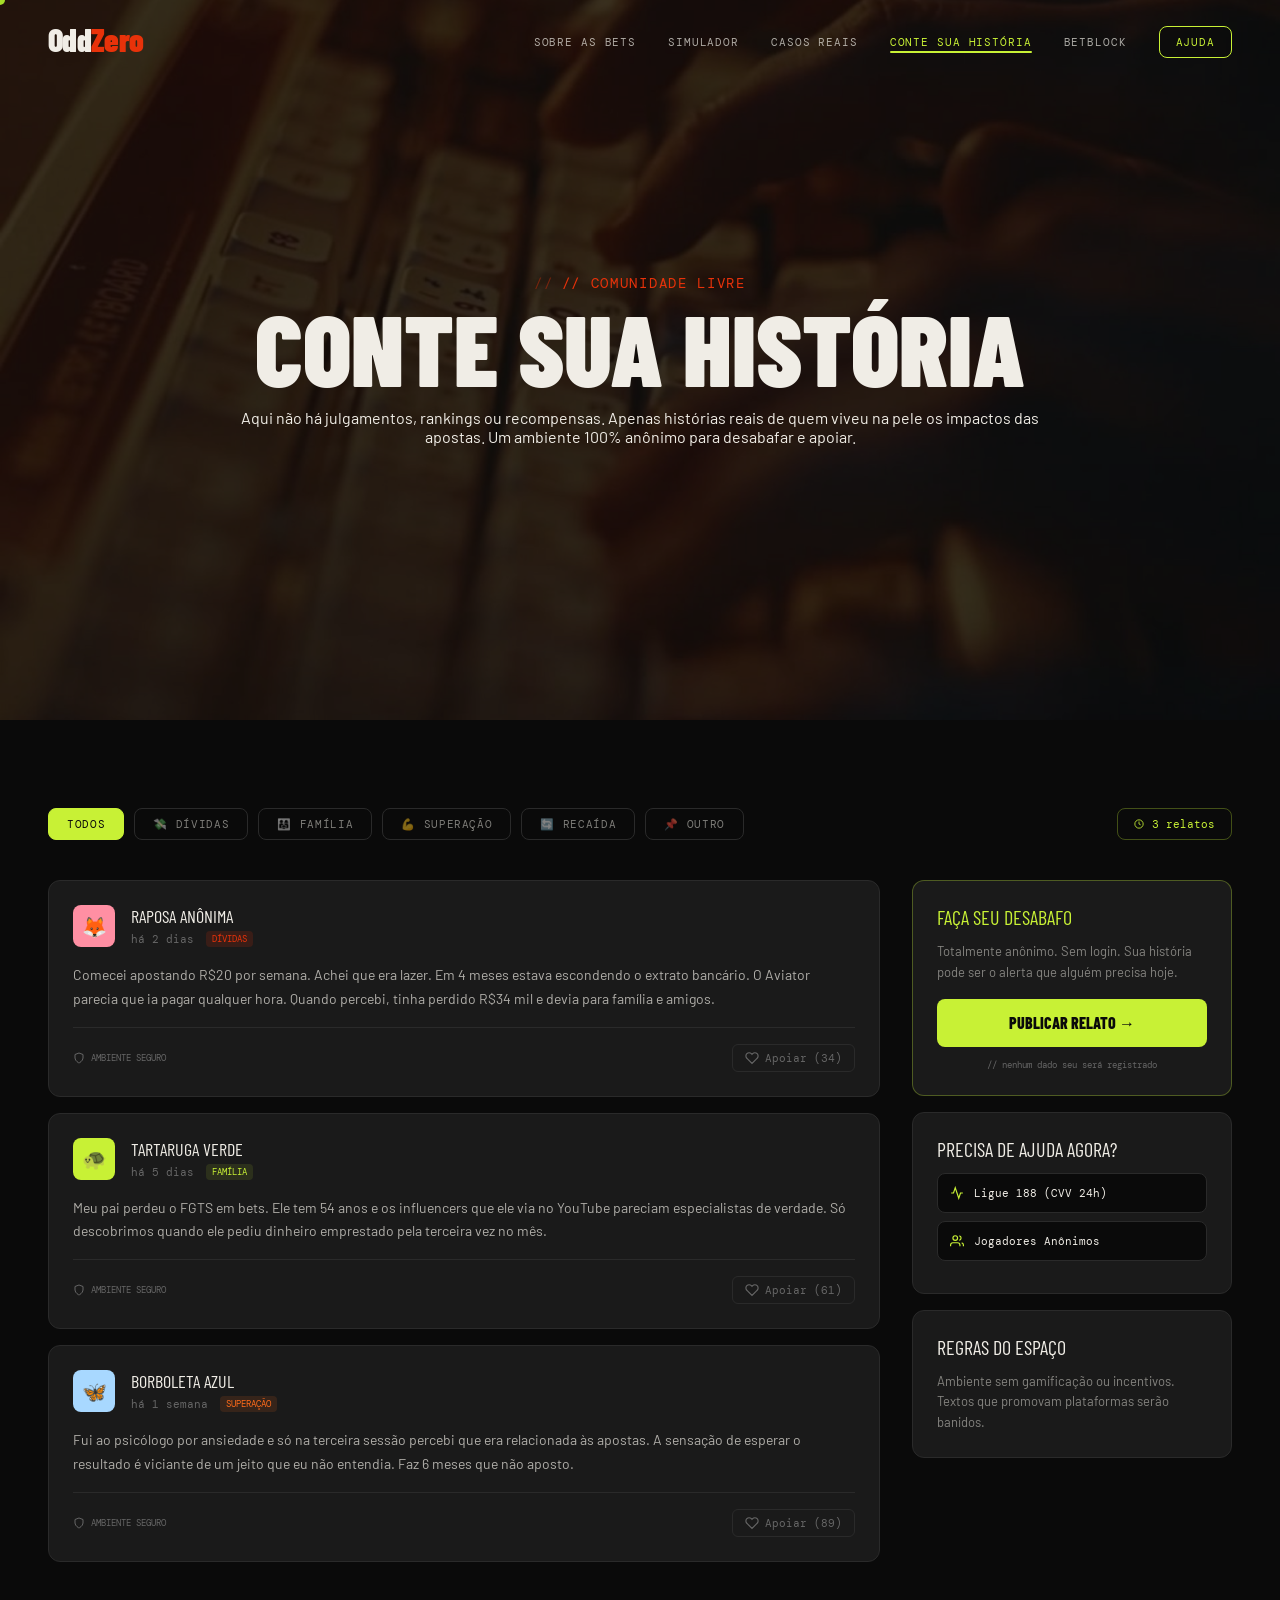
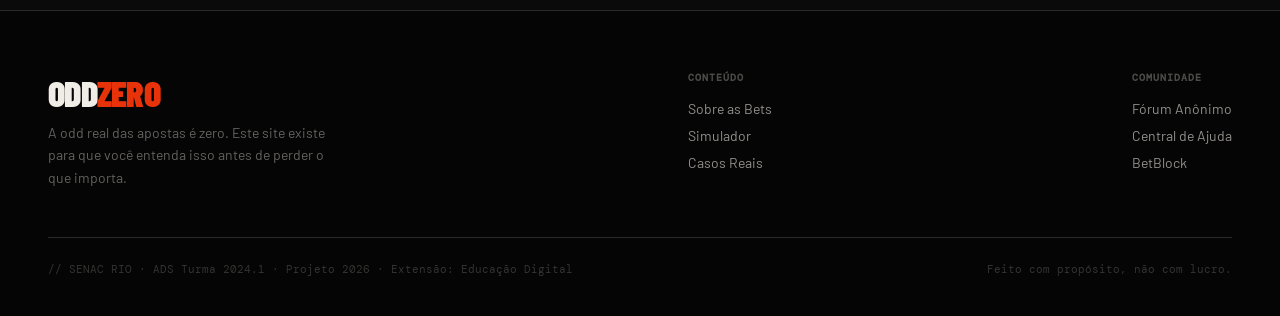
<file: forum.html>
<!DOCTYPE html>
<html lang="pt-BR">
<head>
  <meta charset="UTF-8">
  <meta name="viewport" content="width=device-width, initial-scale=1.0">
  <title>Fórum Anônimo - OddZero</title>

  <link rel="preconnect" href="https://fonts.googleapis.com">
  <link rel="preconnect" href="https://fonts.gstatic.com" crossorigin>
  <link href="https://fonts.googleapis.com/css2?family=Barlow+Condensed:ital,wght@0,700;0,800;0,900;1,800&family=Barlow:wght@400;500;600&family=DM+Mono:wght@400;500&display=block" rel="stylesheet">

  <link rel="stylesheet" href="assets/css/global.css">
  <link rel="stylesheet" href="assets/css/forum.css">
</head>
<body>

<div class="cur" id="cur"></div>

<!-- ══════════════════════════
     NAVEGAÇÃO
══════════════════════════ -->
<nav>
  <a href="index.html" class="logo">Odd<em>Zero</em></a>

  <button class="mobile-menu-btn" id="mobile-menu-btn">
    <svg width="24" height="24" viewBox="0 0 24 24" fill="none" stroke="currentColor" stroke-width="2"><path d="M3 12h18M3 6h18M3 18h18"/></svg>
  </button>
  
  <ul class="nav-links" id="nav-links">
    <li><a href="bets.html">Sobre as Bets</a></li>
    <li><a href="simulador.html">Simulador</a></li>
    <li><a href="casos-reais.html" >Casos Reais</a></li>
    <li><a href="forum.html" class="active-link">Conte sua história</a></li>
    <li><a href="betblock.html">Betblock</a></li>
    <li><a href="ajuda.html" class="nav-btn-outline">Ajuda</a></li>
  </ul>
</nav>

<!-- HERO FÓRUM COM FOTO -->
<section class="hero-image-section">
  
  <div class="image-container">
    <img src="assets/imagens/forum/hero_forum.jpg" alt="Fundo Conte Sua História">
    <div class="image-overlay"></div> <!-- Película escura para dar leitura ao texto -->
  </div>

  <div class="hero-content">
    <div class="section-label" style="justify-content: center;">// comunidade livre</div>
    <h1 class="hero-h1" style="text-align: center; margin-bottom: 16px;">CONTE SUA <span class="hl-red">HISTÓRIA</span></h1>
    <p style="text-align: center; max-width: 800px; margin: 0 auto;">
      Aqui não há julgamentos, rankings ou recompensas. Apenas histórias reais de quem viveu na pele os impactos das apostas. Um ambiente 100% anônimo para desabafar e apoiar.
    </p>
  </div>
</section>

<div class="forum-body">
  
  <div class="filters-row">
    <div class="filters-left">
      <button class="pill active" data-filter="todos">Todos</button>
      <button class="pill" data-filter="Dívidas">💸 Dívidas</button>
      <button class="pill" data-filter="Família">👨‍👩‍👧 Família</button>
      <button class="pill" data-filter="Superação">💪 Superação</button>
      <button class="pill" data-filter="Recaída">🔄 Recaída</button>
      <button class="pill" data-filter="Outro">📌 Outro</button>
    </div>
    <div class="count-badge">
      <svg width="10" height="10" viewBox="0 0 24 24" fill="none" stroke="currentColor" stroke-width="2"><circle cx="12" cy="12" r="10"/><polyline points="12 6 12 12 16 14"/></svg>
      <span id="countLabel">Carregando relatos...</span>
    </div>
  </div>

  <div class="forum-layout">
    
    <div class="feed" id="feed">
      <div class="empty-state" id="emptyState">
        <div class="empty-icon">💬</div>
        <p class="empty-text">Nenhum relato nesta categoria ainda.<br>Seja o primeiro a compartilhar.</p>
      </div>
    </div>

    <aside class="sidebar">
      
      <div class="s-card lime-accent">
        <div class="s-title lime-text">Faça seu desabafo</div>
        <p class="s-body">Totalmente anônimo. Sem login. Sua história pode ser o alerta que alguém precisa hoje.</p>
        <button class="s-cta-btn" onclick="openModal()">Publicar relato →</button>
        <div class="s-note">// nenhum dado seu será registrado</div>
      </div>

      <div class="s-card" id="ajuda">
        <div class="s-title">Precisa de ajuda agora?</div>
        <div class="resource-list">
          <a class="resource-item" href="tel:188">
            <svg viewBox="0 0 24 24" fill="none" stroke="currentColor" stroke-width="2"><polyline points="22 12 18 12 15 21 9 3 6 12 2 12"/></svg>
            Ligue 188 (CVV 24h)
          </a>
          <a class="resource-item" href="https://www.jogadoresanonimos.org.br" target="_blank">
            <svg viewBox="0 0 24 24" fill="none" stroke="currentColor" stroke-width="2"><path d="M17 21v-2a4 4 0 00-4-4H5a4 4 0 00-4 4v2"/><circle cx="9" cy="7" r="4"/><path d="M23 21v-2a4 4 0 00-3-3.87"/><path d="M16 3.13a4 4 0 010 7.75"/></svg>
            Jogadores Anônimos
          </a>
        </div>
      </div>

      <div class="s-card">
        <div class="s-title">Regras do espaço</div>
        <p class="s-body">Ambiente sem gamificação ou incentivos. Textos que promovam plataformas serão banidos.</p>
      </div>
      
    </aside>
  </div>
</div>

<footer>
  <div class="footer-top">
    <div class="footer-brand">
      <h2>Odd<em>Zero</em></h2>
      <p>A odd real das apostas é zero. Este site existe para que você entenda isso antes de perder o que importa.</p>
    </div>
    <div class="footer-links">
      <h4>Conteúdo</h4>
      <ul>
        <li><a href="bets.html">Sobre as Bets</a></li>
        <li><a href="simulador.html">Simulador</a></li>
        <li><a href="casos-reais.html">Casos Reais</a></li>
      </ul>
    </div>
    <div class="footer-links">
      <h4>Comunidade</h4>
      <ul>
        <li><a href="forum.html">Fórum Anônimo</a></li>
        <li><a href="ajuda.html">Central de Ajuda</a></li>
        <li><a href="betblock.html">BetBlock</a></li>
      </ul>
    </div>
  </div>
  <div class="footer-bottom">
    <p>// SENAC RIO · ADS Turma 2024.1 · Projeto 2026 · Extensão: Educação Digital</p>
    <p>Feito com propósito, não com lucro.</p>
  </div>
</footer>

<div class="overlay" id="overlay">
  <div class="modal">
    <div class="modal-header">
      <div class="modal-title">Novo Relato</div>
      <button class="close-btn" onclick="closeModal()">✕</button>
    </div>
    <div class="modal-body">
      <div class="safe-note">
        <svg viewBox="0 0 24 24" fill="none" stroke="currentColor" stroke-width="2"><path d="M12 22s8-4 8-10V5l-8-3-8 3v7c0 6 8 10 8 10z"/></svg>
        <div class="safe-note-text">// Privacidade garantida. Use um apelido.</div>
      </div>
      
      <label class="field-label">Apelido</label>
      <input type="text" class="input-field" id="nameInput" placeholder="Ex: Gato Cansado, João Silva..." maxlength="50">
      
      <label class="field-label">Tema Central</label>
      <div class="tag-selector" id="tagSelector">
        <button class="tag-option" data-tag="Dívidas">💸 Dívidas</button>
        <button class="tag-option" data-tag="Família">👨‍👩‍👧 Família</button>
        <button class="tag-option" data-tag="Superação">💪 Superação</button>
        <button class="tag-option" data-tag="Recaída">🔄 Recaída</button>
        <button class="tag-option" data-tag="Outro">📌 Outro</button>
      </div>
      
      <label class="field-label">Sua História</label>
      <textarea class="input-field" id="textInput" placeholder="Como isso afetou você ou alguém próximo? Desabafe aqui..." maxlength="1500"></textarea>
      
      <div class="char-counter" id="charCounter">0 / 1500</div>
      <button class="submit-btn" id="submitBtn" disabled>Publicar Relato →</button>
    </div>
  </div>
</div>

<div class="toast" id="toast">
  <div class="toast-dot"></div>
  Relato publicado com sucesso.
</div>

<script src="assets/js/global.js"></script>
<script src="assets/js/forum.js"></script>
</body>
</html>
</file>
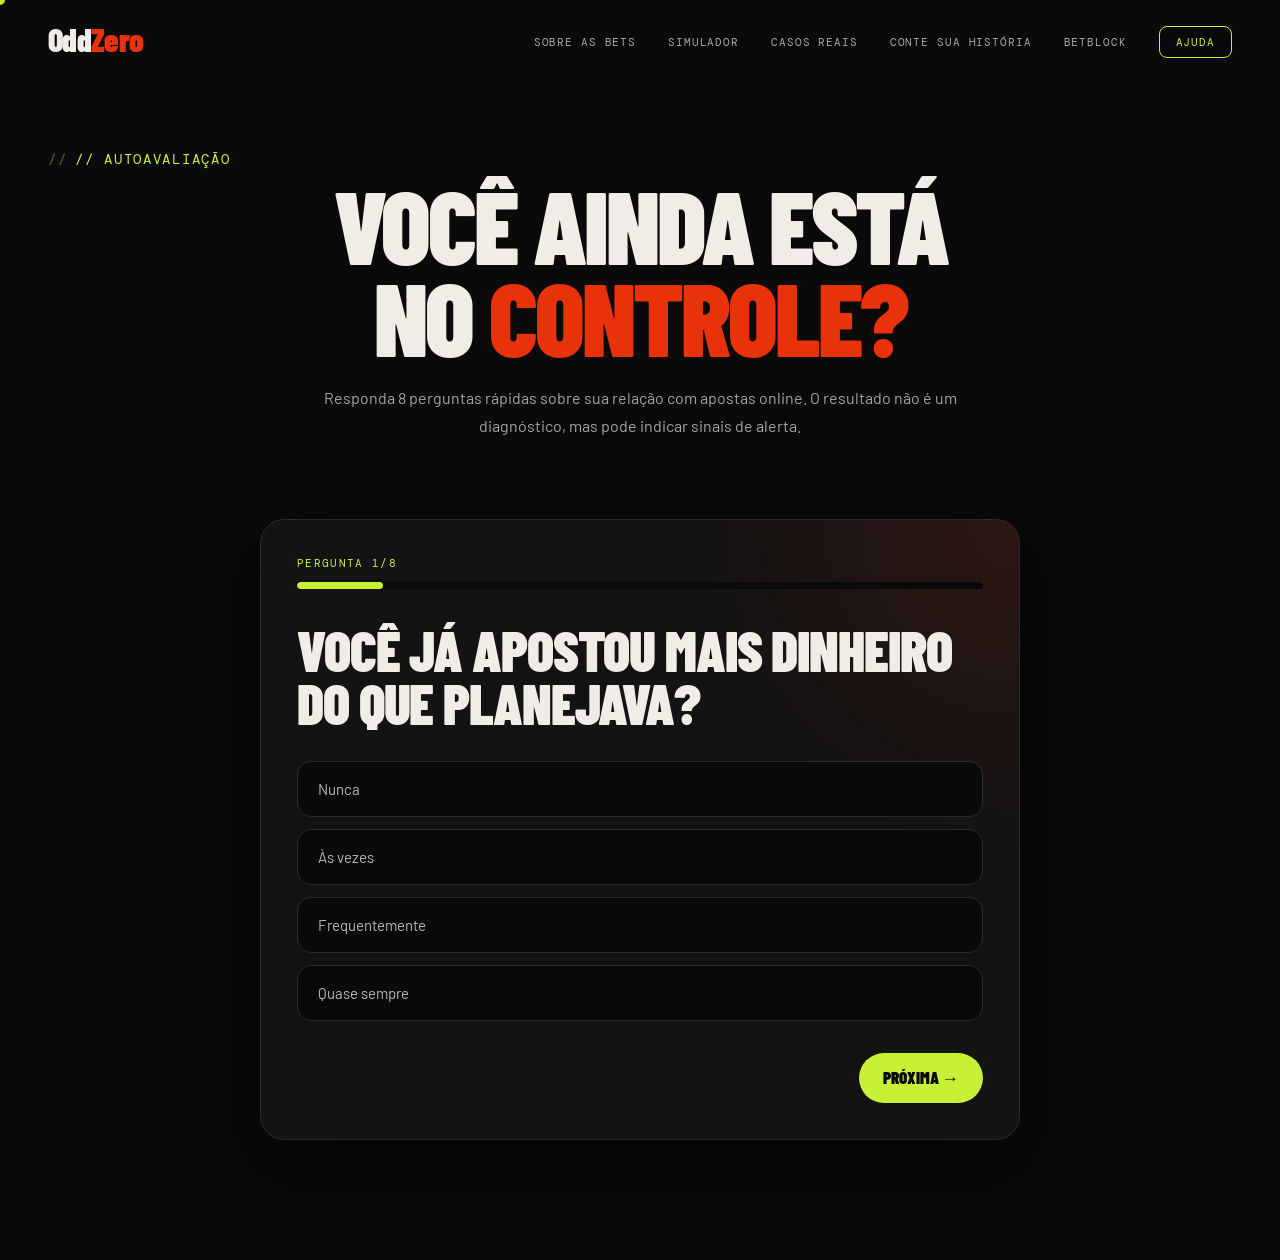
<file: quiz.html>
<!DOCTYPE html>
<html lang="pt-BR">
<head>
  <meta charset="UTF-8">
  <meta name="viewport" content="width=device-width, initial-scale=1.0">
  <title>OddZero - Autoavaliação</title>
  
  <link rel="preconnect" href="https://fonts.googleapis.com">
  <link rel="preconnect" href="https://fonts.gstatic.com" crossorigin>
  <link href="https://fonts.googleapis.com/css2?family=Barlow+Condensed:wght@700;800;900&family=Barlow:wght@400;500;600&family=DM+Mono:wght@400;500&display=swap" rel="stylesheet">
  
  <link rel="stylesheet" href="assets/css/global.css">
  <link rel="stylesheet" href="assets/css/quiz.css">
</head>
<body>
  
<div class="cur" id="cur"></div>

<nav>
  <a href="index.html" class="logo">Odd<em>Zero</em></a>
  <button class="mobile-menu-btn" id="mobile-menu-btn">
    <svg width="24" height="24" viewBox="0 0 24 24" fill="none" stroke="currentColor" stroke-width="2"><path d="M3 12h18M3 6h18M3 18h18"/></svg>
  </button>
  <ul class="nav-links" id="nav-links">
    <li><a href="bets.html">Sobre as Bets</a></li>
    <li><a href="simulador.html">Simulador</a></li>
    <li><a href="casos-reais.html">Casos Reais</a></li>
    <li><a href="forum.html">Conte sua história</a></li>
    <li><a href="betblock.html">Betblock</a></li>
    <li><a href="ajuda.html" class="nav-btn-outline">Ajuda</a></li>
  </ul>
</nav>

<section class="quiz-hero">
  <div class="section-label" style="color: var(--lime);">// autoavaliação</div>
  <h1>
    VOCÊ AINDA ESTÁ<br>
    NO <span>CONTROLE?</span>
  </h1>
  <p>
    Responda 8 perguntas rápidas sobre sua relação com apostas online.
    O resultado não é um diagnóstico, mas pode indicar sinais de alerta.
  </p>
</section>

<main class="quiz-page">
  <section class="quiz-card">
    <div class="quiz-top">
      <span id="quiz-counter">PERGUNTA 1/8</span>
      <div class="quiz-progress">
        <div id="quiz-progress-bar"></div>
      </div>
    </div>

    <h2 id="quiz-question">Carregando...</h2>

    <div id="quiz-options" class="quiz-options"></div>

    <div class="quiz-actions">
      <button id="quiz-prev" class="quiz-btn ghost" type="button">Voltar</button>
      <button id="quiz-next" class="quiz-btn" type="button">Próxima →</button>
    </div>

    <div id="resultado" class="quiz-result hidden"></div>
  </section>
</main>

<script src="assets/js/global.js"></script>
<script src="assets/js/quiz.js"></script>
</body>
</html>
</file>
<file: assets/css/global.css>
/* ═══════════════════════════════
   RESET + TOKENS
═══════════════════════════════ */
*, *::before, *::after {
  box-sizing: border-box;
  margin: 0;
  padding: 0;
}

:root {
  --black: #0A0A0A;
  --white: #F0EDE6;
  --red: #E8320A;
  --lime: #C8F135;
  --orange: #FF6B1A;
  --gray: #1A1A1A;
  --gray2: #2A2A2A;
  --muted: #666;
  --font-h: 'Barlow Condensed', sans-serif;
  --font-b: 'Barlow', sans-serif;
  --font-m: 'DM Mono', monospace;
}

html {
  scroll-behavior: smooth;
}

body {
  background: var(--black);
  color: var(--white);
  font-family: var(--font-b);
  overflow-x: hidden;
  cursor: none;
}

/* ═══════════════════════════════
   CURSOR
═══════════════════════════════ */
.cur {
  width: 10px;
  height: 10px;
  background: var(--lime);
  border-radius: 50%;
  position: fixed;
  top: 0;
  left: 0;
  pointer-events: none;
  z-index: 9999;
  transform: translate(-50%, -50%);
  transition: width .2s, height .2s, background .2s;
  mix-blend-mode: difference;
}
.cur.big {
  width: 60px;
  height: 60px;
}

/* ═══════════════════════════════
   NAV
═══════════════════════════════ */
nav {
  position: fixed;
  top: 0;
  left: 0;
  right: 0;
  z-index: 100;
  display: flex;
  align-items: center;
  justify-content: space-between;
  padding: 20px 48px;
  transition: background 0.3s ease, padding 0.3s ease;
}

nav.scrolled {
  background: var(--black);
  padding: 12px 48px;
  border-bottom: 1px solid rgba(255, 255, 255, 0.05);
}

.logo {
  font-family: var(--font-h);
  font-size: 32px;
  font-weight: 900;
  letter-spacing: -.02em;
  color: var(--white);
  text-decoration: none;
  display: inline-block;
  position: relative;
  animation: glitch-anim 5s infinite;
}

.logo em {
  color: var(--red);
  font-style: normal;
}

.nav-links {
  display: flex;
  gap: 32px;
  list-style: none;
}

.nav-links a {
  font-family: var(--font-m);
  font-size: 11px;
  letter-spacing: .08em;
  text-transform: uppercase;
  color: rgba(243, 241, 235, 0.678);
  text-decoration: none;
  transition: color .2s;
  position: relative;
}

.nav-links a:not(.nav-btn-special):not(.nav-btn-outline)::after {
  content: '';
  position: absolute;
  left: 0;
  bottom: -4px;
  width: 0;
  height: 2px;
  background: var(--lime);
  transition: width 0.3s ease;
  border-radius: 2px;
}

.nav-links a.active-link:not(.nav-btn-special):not(.nav-btn-outline)::after {
  width: 100%;
}

.nav-links a.active-link:not(.nav-btn-special):not(.nav-btn-outline) {
  color: var(--lime);
}

.nav-links a:hover {
  color: var(--white);
}

.nav-links a.nav-btn-special {
  background: var(--lime);
  color: var(--black);
  padding: 10px 20px;
  border-radius: 8px;
  font-weight: 800;
}

.nav-links a.nav-btn-special:hover {
  background: var(--white);
  transform: scale(1.05);
}

.nav-links a.nav-btn-outline {
  background: rgba(10, 10, 10, 0.15);
  backdrop-filter: blur(4px);
  border: 1.5px solid var(--lime);
  color: var(--lime);
  padding: 8px 16px;
  border-radius: 8px;
  transition: all 0.3s ease;
}

.nav-links a.nav-btn-outline:hover {
  background: var(--lime);
  color: var(--black);
  transform: translateY(-2px);
  box-shadow: 0 4px 16px rgba(200, 241, 53, 0.4);
}

/* ═══════════════════════════════
   EFEITO GLITCH DO LOGO
═══════════════════════════════ */
@keyframes glitch-anim {
  0%, 92%, 98%, 100% {
    transform: translate(0);
    text-shadow: none;
  }
  94% {
    transform: translate(2px, 1px);
    text-shadow: -2px 0 var(--red), 2px 0 var(--lime);
  }
  96% {
    transform: translate(-2px, -1px);
    text-shadow: 2px 0 var(--red), -2px 0 var(--lime);
  }
}

/* ═══════════════════════════════
   SECTION WRAPPER (Padrão para todas as páginas)
═══════════════════════════════ */
.section {
  padding: 80px 48px;
}
.section-label {
  font-family: var(--font-m);
  font-size: 14px;
  letter-spacing: .12em;
  text-transform: uppercase;
  color: var(--red);
  margin-bottom: 10px;
  display: flex;
  align-items: center;
  gap: 8px;
}
.section-label::before {
  content: '//';
  opacity: .4;
}
.section-h2 {
  font-family: var(--font-h);
  font-size: clamp(40px, 5vw, 72px);
  font-weight: 900;
  line-height: .95;
  letter-spacing: -.02em;
  text-transform: uppercase;
  margin-bottom: 40px;
}
.section-h2 em {
  font-style: normal;
  color: var(--red);
}
.section-h2 .lime {
  color: var(--lime);
}

/* ═══════════════════════════════
   FOOTER
═══════════════════════════════ */
footer {
  background: #050505;
  border-top: 1px solid var(--gray2);
  padding: 60px 48px 40px;
}
.footer-top {
  display: flex;
  justify-content: space-between;
  align-items: flex-start;
  gap: 40px;
  margin-bottom: 48px;
  flex-wrap: wrap;
}
.footer-brand h2 {
  font-family: var(--font-h);
  font-size: 36px;
  font-weight: 900;
  text-transform: uppercase;
  letter-spacing: -.02em;
  margin-bottom: 8px;
}
.footer-brand h2 em {
  color: var(--red);
  font-style: normal;
}
.footer-brand p {
  font-size: 14px;
  color: rgba(240, 237, 230, .4);
  max-width: 280px;
  line-height: 1.6;
}
.footer-links h4 {
  font-family: var(--font-m);
  font-size: 10px;
  letter-spacing: .1em;
  text-transform: uppercase;
  color: rgba(240, 237, 230, .3);
  margin-bottom: 14px;
}
.footer-links ul {
  list-style: none;
  display: flex;
  flex-direction: column;
  gap: 8px;
}
.footer-links a {
  font-size: 14px;
  color: rgba(240, 237, 230, .6);
  text-decoration: none;
  transition: color .2s;
}
.footer-links a:hover { color: var(--lime); }
.footer-bottom {
  border-top: 1px solid var(--gray2);
  padding-top: 24px;
  display: flex;
  justify-content: space-between;
  flex-wrap: wrap;
  gap: 12px;
}
.footer-bottom p {
  font-family: var(--font-m);
  font-size: 11px;
  color: rgba(240, 237, 230, .2);
}

/* ═══════════════════════════════
   RESPONSIVE GLOBAL (Menu e Footer)
═══════════════════════════════ */
.mobile-menu-btn {
  display: none;
  background: none;
  border: none;
  color: var(--white);
  z-index: 101;
  cursor: pointer;
}

@media (max-width: 900px) {
  nav, footer, .section {
    padding-left: 20px;
    padding-right: 20px;
  }
  
  .mobile-menu-btn {
    display: block;
  }
  
  .nav-links {
    display: flex;
    flex-direction: column;
    position: fixed;
    top: 0;
    right: -100%;
    width: 100vw;
    height: 100vh;
    background: rgba(10, 10, 10, 0.98);
    backdrop-filter: blur(12px);
    padding-top: 100px;
    align-items: center;
    gap: 30px;
    transition: right 0.4s cubic-bezier(0.25, 0.46, 0.45, 0.94);
    z-index: 100;
  }
  
  .nav-links.active {
    right: 0;
  }
  
  .nav-links a {
    font-size: 18px;
  }
}
</file>
<file: assets/css/ajuda.css>
/* ═══════════════════════════════
   ESTILOS DA PÁGINA DE AJUDA
═══════════════════════════════ */

/* Reutilizando o banner que a gente já tem globalmente */
.page-banner {
  position: relative;
  width: 100%;
  height: 50vh;
  min-height: 450px;
  background-size: cover;
  background-position: center;
  display: flex;
  align-items: center;
  justify-content: center;
  text-align: center;
  padding: 0 20px;
}
.banner-overlay { position: absolute; inset: 0; background: linear-gradient(180deg, rgba(10,10,10,0.4) 0%, rgba(10,10,10,1) 100%); }
.banner-content { position: relative; z-index: 2; margin-top: 60px; }
.banner-kicker { font-family: var(--font-m); font-size: 12px; letter-spacing: 0.15em; color: var(--red); text-transform: uppercase; margin-bottom: 16px; }
.banner-title { font-family: var(--font-h); font-size: clamp(50px, 8vw, 100px); font-weight: 900; text-transform: uppercase; line-height: 0.9; color: var(--white); margin-bottom: 20px; }
.banner-desc { font-size: 16px; color: rgba(240, 237, 230, 0.7); max-width: 600px; margin: 0 auto; margin-bottom: 20px;}

/* O Container Central da Página */
.help-container {
  max-width: 1200px;
  margin: -40px auto 100px;
  padding: 0 20px;
  position: relative;
  z-index: 10;
}

/* ═══════════════════════════════
   O DESTAQUE DO QUIZ
═══════════════════════════════ */
.quiz-highlight {
  background: linear-gradient(135deg, rgba(232, 50, 10, 0.1) 0%, #0A0A0A 100%);
  border: 1px solid var(--red);
  border-radius: 20px;
  padding: 60px;
  display: flex;
  align-items: center;
  justify-content: space-between;
  gap: 40px;
  margin-bottom: 40px;
  box-shadow: 0 20px 40px rgba(0,0,0,0.5);
}

.quiz-kicker { font-family: var(--font-m); font-size: 12px; letter-spacing: 0.1em; color: var(--red); text-transform: uppercase; margin-bottom: 16px; }
.quiz-title { font-family: var(--font-h); font-size: 48px; font-weight: 900; color: var(--white); text-transform: uppercase; line-height: 1; margin-bottom: 20px; }
.hl-red { color: var(--red); }
.quiz-desc { font-size: 16px; color: rgba(240, 237, 230, 0.8); max-width: 600px; line-height: 1.6; margin-bottom: 32px; }

.btn-quiz {
  display: inline-block;
  background: var(--red);
  color: var(--white);
  padding: 16px 32px;
  font-family: var(--font-b);
  font-weight: 800;
  font-size: 16px;
  text-transform: uppercase;
  text-decoration: none;
  border-radius: 8px;
  transition: transform 0.2s, box-shadow 0.2s;
}
.btn-quiz:hover { transform: translateY(-4px); box-shadow: 0 10px 20px rgba(232, 50, 10, 0.4); }

.quiz-icon { opacity: 0.2; } /* Ícone grande de fundo */

/* ═══════════════════════════════
   AÇÕES REPETIDAS (CTAs)
═══════════════════════════════ */
.action-grid {
  display: grid;
  grid-template-columns: 1fr 1fr;
  gap: 24px;
  margin-bottom: 80px;
}

.action-card {
  background: rgba(200, 241, 53, 0.05);
  border: 1px solid var(--lime);
  border-radius: 16px;
  padding: 40px;
  display: flex;
  flex-direction: column;
  justify-content: space-between;
}
.action-card.dark {
  background: #111;
  border: 1px solid #2a2a2a;
}

.action-card h3 { font-family: var(--font-h); font-size: 32px; font-weight: 900; color: var(--white); margin-bottom: 16px; }
.action-card p { font-size: 15px; color: rgba(240, 237, 230, 0.7); line-height: 1.6; margin-bottom: 32px; }

.btn-action { display: inline-block; padding: 14px 24px; font-family: var(--font-b); font-weight: 700; text-transform: uppercase; text-decoration: none; border-radius: 8px; text-align: center; transition: all 0.2s; }
.btn-lime { background: var(--lime); color: var(--black); }
.btn-lime:hover { transform: scale(1.02); }
.btn-outline { border: 1px solid var(--white); color: var(--white); }
.btn-outline:hover { background: var(--white); color: var(--black); }

/* ═══════════════════════════════
   REDE DE APOIO
═══════════════════════════════ */
.support-grid {
  display: flex;
  flex-wrap: wrap;
  gap: 24px;
  justify-content: flex-start; /* Alinha a partir da esquerda */
}

.support-card {
  background: #0A0A0A;
  border: 1px solid #2a2a2a;
  border-radius: 12px;
  padding: 32px;
  display: flex;
  flex-direction: column;
  width: calc(33.333% - 16px);
  min-width: 300px;
  flex-grow: 0;
  transition: border-color 0.3s, transform 0.3s;
}

.support-card:hover { border-color: var(--lime); transform: translateY(-5px); }
.support-card h4 { font-family: var(--font-h); font-size: 24px; font-weight: 900; color: var(--white); margin-bottom: 12px; }
.support-card p { font-size: 14px; color: rgba(240, 237, 230, 0.6); line-height: 1.6; margin-bottom: 24px; flex-grow: 1; }
.support-card a { font-family: var(--font-m); font-size: 11px; color: var(--lime); text-transform: uppercase; letter-spacing: 0.1em; text-decoration: none; }

/* ═══════════════════════════════
   RESPONSIVO (MOBILE)
═══════════════════════════════ */
@media (max-width: 900px) {
  .quiz-highlight { flex-direction: column; padding: 40px 24px; }
  .quiz-icon { display: none; }
  .action-grid { grid-template-columns: 1fr; }
  .support-card { width: 100%; }
}
</file>
<file: assets/css/betblock.css>
/* ═══════════════════════════════
   HERO DA EXTENSÃO
═══════════════════════════════ */
.block-hero {
  padding: 160px 48px 80px;
  min-height: 70vh;
  display: grid;
  grid-template-columns: 1fr .9fr;
  gap: 60px;
  align-items: center;
  background: radial-gradient(circle at 80% 50%, rgba(200,241,53,0.05) 0%, transparent 50%);
}

.hero-content {
  max-width: 800px;
}

.kicker-tag {
  display: inline-block;
  padding: 6px 12px;
  border: 1px solid rgba(200,241,53,0.3);
  background: rgba(200,241,53,0.05);
  color: var(--lime);
  font-family: var(--font-m);
  font-size: 11px;
  letter-spacing: 0.1em;
  border-radius: 4px;
  margin-bottom: 24px;
}

.hero-title {
  font-family: var(--font-h);
  font-size: clamp(60px, 8vw, 110px);
  font-weight: 900;
  line-height: 0.9;
  text-transform: uppercase;
  margin-bottom: 24px;
}

.hero-desc {
  font-size: 18px;
  color: rgba(240, 237, 230, 0.7);
  line-height: 1.6;
  max-width: 600px;
  margin-bottom: 40px;
}

.hero-actions {
  display: flex;
  gap: 16px;
  flex-wrap: wrap;
}

.btn-download {
  background: var(--lime);
  color: var(--black);
  padding: 16px 32px;
  font-family: var(--font-b);
  font-weight: 800;
  text-transform: uppercase;
  text-decoration: none;
  border-radius: 4px;
  transition: transform 0.2s, box-shadow 0.2s;
}

.btn-download:hover {
  transform: translateY(-2px);
  box-shadow: 0 10px 20px rgba(200,241,53,0.2);
}

.btn-outline {
  border: 1px solid var(--gray2);
  color: var(--white);
  padding: 16px 32px;
  font-family: var(--font-b);
  font-weight: 800;
  text-transform: uppercase;
  text-decoration: none;
  border-radius: 4px;
  transition: background 0.2s, border-color 0.2s;
}

.btn-outline:hover {
  background: rgba(255,255,255,0.05);
  border-color: var(--white);
}

.hero-block-visual {
  position: relative;
  min-height: 480px;
  display: flex;
  align-items: center;
  justify-content: center;
}

.block-card {
  position: relative;
  z-index: 5;
  width: min(100%, 480px);
  background: #0A0A0A;
  border: 1px solid var(--gray2);
  border-radius: 18px;
  overflow: hidden;
  box-shadow: 0 30px 80px rgba(0,0,0,.65);
  transform: rotate(2deg);
  transition: transform .3s ease, border-color .3s ease;
}

.block-card:hover {
  transform: rotate(0deg) translateY(-4px);
  border-color: rgba(200,241,53,.35);
}

.block-card-top {
  height: 46px;
  background: #151515;
  border-bottom: 1px solid var(--gray2);
  display: flex;
  align-items: center;
  gap: 8px;
  padding: 0 16px;
}

.block-card-top span {
  width: 10px;
  height: 10px;
  border-radius: 50%;
  background: var(--gray2);
}

.block-card-top span:first-child {
  background: var(--red);
}

.block-card-top p {
  margin-left: 10px;
  font-family: var(--font-m);
  font-size: 11px;
  letter-spacing: .08em;
  text-transform: uppercase;
  color: rgba(240,237,230,.45);
}

.block-card-body {
  padding: 48px 36px;
  text-align: center;
  background:
    radial-gradient(circle at center, rgba(232,50,10,.13), transparent 45%),
    linear-gradient(180deg, rgba(200,241,53,.04), transparent);
}

.block-icon {
  width: 82px;
  height: 82px;
  margin: 0 auto 24px;
  border-radius: 50%;
  background: var(--red);
  color: var(--white);
  display: flex;
  align-items: center;
  justify-content: center;
  box-shadow: 0 0 32px rgba(232,50,10,.35);
  animation: blockPulse 1.8s ease-in-out infinite;
}

.block-icon svg {
  width: 42px;
  height: 42px;
}

@keyframes blockPulse {
  0%, 100% {
    transform: scale(1);
    box-shadow: 0 0 28px rgba(232,50,10,.25);
  }

  50% {
    transform: scale(1.05);
    box-shadow: 0 0 48px rgba(232,50,10,.45);
  }
}

.block-label {
  font-family: var(--font-m);
  font-size: 11px;
  letter-spacing: .12em;
  text-transform: uppercase;
  color: var(--lime);
  margin-bottom: 14px;
}

.block-card-body h2 {
  font-family: var(--font-h);
  font-size: clamp(44px, 5vw, 72px);
  font-weight: 900;
  line-height: .88;
  text-transform: uppercase;
  margin-bottom: 16px;
}

.block-card-body p {
  color: rgba(240,237,230,.65);
  font-size: 15px;
  line-height: 1.6;
  margin-bottom: 26px;
}

.block-url {
  display: inline-flex;
  padding: 10px 14px;
  border: 1px solid rgba(232,50,10,.45);
  border-radius: 999px;
  font-family: var(--font-m);
  font-size: 11px;
  color: var(--red);
  background: rgba(232,50,10,.08);
}

.bb-item {
  position: absolute;
  filter: grayscale(1) drop-shadow(0 20px 30px rgba(0,0,0,.55));
  opacity: .7;
  pointer-events: none;
}

.bb-dice {
  width: 170px;
  top: 6%;
  right: 6%;
  transform: rotate(14deg);
}

.bb-slot {
  width: 190px;
  left: 0;
  bottom: 12%;
  transform: rotate(-10deg);
}

.bb-chips {
  width: 170px;
  right: 4%;
  bottom: 2%;
  transform: rotate(12deg);
}

@media (max-width: 900px) {
  .block-hero {
    grid-template-columns: 1fr;
    gap: 40px;
    padding: 120px 20px 60px;
  }

  .hero-block-visual {
    min-height: 380px;
  }

  .bb-dice {
    width: 120px;
  }

  .bb-slot {
    width: 140px;
  }

  .bb-chips {
    width: 130px;
  }

  .block-card {
    width: 100%;
    transform: none;
  }

  .block-card:hover {
    transform: translateY(-4px);
  }
}

/* ═══════════════════════════════
   ESTATÍSTICAS
═══════════════════════════════ */
.stats-section {
  display: grid;
  grid-template-columns: repeat(auto-fit, minmax(250px, 1fr));
  border-top: 1px solid var(--gray2);
  border-bottom: 1px solid var(--gray2);
  background: #050505;
}

.stat-box {
  padding: 40px;
  display: flex;
  flex-direction: column;
  align-items: center;
  text-align: center;
  border-right: 1px solid var(--gray2);
}

.stat-box:last-child {
  border-right: none;
}

.s-val {
  font-family: var(--font-h);
  font-size: 64px;
  font-weight: 900;
  line-height: 1;
  margin-bottom: 8px;
}

.s-label {
  font-family: var(--font-m);
  font-size: 12px;
  color: var(--muted);
  text-transform: uppercase;
  letter-spacing: 0.1em;
}

.text-lime { color: var(--lime); }
.text-red { color: var(--red); }
.text-white { color: var(--white); }

/* ═══════════════════════════════
   PAINÉIS DE FEATURES
═══════════════════════════════ */
.block-features-grid {
  display: grid;
  grid-template-columns: 1fr 1fr;
  gap: 40px;
}

.feature-panel {
  background: rgba(26, 26, 26, 0.4);
  border: 1px solid var(--gray2);
  border-radius: 16px;
  padding: 40px;
}

.panel-red { border-top: 4px solid var(--red); }
.panel-lime { border-top: 4px solid var(--lime); }

.f-title {
  font-family: var(--font-h);
  font-size: 32px;
  font-weight: 900;
  color: var(--white);
  margin-bottom: 24px;
}

.f-list {
  list-style: none;
  display: flex;
  flex-direction: column;
  gap: 16px;
}

.f-list li {
  font-size: 16px;
  color: rgba(240, 237, 230, 0.7);
  padding-left: 24px;
  position: relative;
  line-height: 1.5;
}

.f-list li::before {
  content: '→';
  position: absolute;
  left: 0;
  color: var(--muted);
}

.panel-red .f-list li::before { color: var(--red); }
.panel-lime .f-list li::before { color: var(--lime); }

/* ═══════════════════════════════
   PASSO A PASSO INSTALAÇÃO
═══════════════════════════════ */
.steps-container {
  display: flex;
  flex-direction: column;
  gap: 16px;
  max-width: 800px;
}

.step-card {
  background: #0A0A0A;
  border: 1px solid var(--gray2);
  border-radius: 8px;
  padding: 24px 32px;
  display: flex;
  align-items: center;
  gap: 24px;
  transition: border-color 0.3s, transform 0.3s;
}

.step-card:hover {
  border-color: var(--lime);
  transform: translateX(8px);
}

.step-num {
  font-family: var(--font-h);
  font-size: 32px;
  font-weight: 900;
  color: var(--lime);
}

.step-card p {
  font-size: 16px;
  color: rgba(240, 237, 230, 0.8);
  margin: 0;
}

.step-card strong {
  color: var(--white);
}

.install-layout {
  display: grid;
  grid-template-columns: 1.2fr .8fr;
  gap: 40px;
  align-items: start;
}

.steps-container {
  max-width: none;
}

.install-panel {
  position: sticky;
  top: 110px;
  background: #0A0A0A;
  border: 1px solid var(--gray2);
  border-radius: 16px;
  overflow: hidden;
  box-shadow: 0 24px 60px rgba(0,0,0,.5);
}

.install-panel-top {
  height: 46px;
  background: #151515;
  border-bottom: 1px solid var(--gray2);
  display: flex;
  align-items: center;
  gap: 10px;
  padding: 0 18px;
}

.install-dot {
  width: 9px;
  height: 9px;
  border-radius: 50%;
  background: var(--lime);
  box-shadow: 0 0 16px rgba(200,241,53,.6);
}

.install-panel-top p {
  font-family: var(--font-m);
  font-size: 11px;
  letter-spacing: .1em;
  text-transform: uppercase;
  color: rgba(240,237,230,.45);
}

.install-panel-body {
  padding: 28px 24px;
  font-family: var(--font-m);
  font-size: 13px;
  line-height: 2.1;
  color: rgba(240,237,230,.65);
}

.install-line span {
  color: var(--lime);
}

.install-line.red {
  color: var(--red);
}

.install-line.lime {
  color: var(--lime);
  border-left: 2px solid var(--lime);
  padding-left: 12px;
  margin-top: 12px;
  background: rgba(200,241,53,.06);
}

@media (max-width: 900px) {
  .install-layout {
    grid-template-columns: 1fr;
  }

  .install-panel {
    position: relative;
    top: auto;
  }
}

@media (max-width: 900px) {
  .block-features-grid { grid-template-columns: 1fr; }
  .stat-box { border-right: none; border-bottom: 1px solid var(--gray2); }
  .stat-box:last-child { border-bottom: none; }
  .block-hero { padding: 120px 20px 60px; }
}
</file>
<file: assets/css/bets.css>
/* ═══════════════════════════════
   1. BANNER HEADER
═══════════════════════════════ */
.page-banner {
  position: relative;
  width: 100%;
  height: 50vh;
  min-height: 450px;
  background-size: cover;
  background-position: center;
  display: flex;
  align-items: center;
  justify-content: center;
  text-align: center;
  padding: 0 20px;
}

.banner-overlay {
  position: absolute;
  inset: 0;
  background: linear-gradient(180deg, rgba(10,10,10,0.4) 0%, rgba(10,10,10,1) 100%);
}

.banner-content {
  position: relative;
  z-index: 2;
  margin-top: 60px;
}

.banner-kicker {
  font-family: var(--font-m);
  font-size: 12px;
  letter-spacing: 0.15em;
  color: var(--red);
  text-transform: uppercase;
  margin-bottom: 16px;
}

.banner-title {
  font-family: var(--font-h);
  font-size: clamp(50px, 8vw, 100px);
  font-weight: 900;
  text-transform: uppercase;
  line-height: 0.9;
  color: var(--white);
  margin-bottom: 20px;
}

.banner-desc {
  font-size: 16px;
  color: rgba(240, 237, 230, 0.7);
  max-width: 600px;
  margin: 0 auto;
}

/* ═══════════════════════════════
   2. LINHA DO TEMPO (DIAGONAL DE CRESCIMENTO)
═══════════════════════════════ */
.timeline-horizontal {
  display: flex;
  justify-content: space-between;
  position: relative;
  gap: 30px;
  margin-top: 80px;
  padding-bottom: 40px;
  transform: none; 
}

/* O trilho vermelho de fundo */
.timeline-track {
  position: absolute;
  top: 22px;
  left: 0;
  right: 0;
  height: 2px;
  background: rgba(232, 50, 10, 0.4);
  z-index: 1;
}

.timeline-step {
  flex: 1;
  position: relative;
  z-index: 2;
  display: flex;
  flex-direction: column;
  transition: transform 0.3s;
}

.step-dot {
  width: 16px;
  height: 16px;
  border-radius: 50%;
  background: var(--black);
  border: 3px solid var(--red);
  margin-bottom: 24px;
  margin-left: 20px;
  transition: all 0.3s;
}

.step-content {
  background: rgba(26, 26, 26, 0.4);
  border: 1px solid var(--gray2);
  padding: 24px;
  border-radius: 12px;
  transition: all 0.3s;
}

.timeline-step:hover {
  transform: translateY(-10px);
}
.timeline-step:hover .step-dot {
  background: var(--red);
  box-shadow: 0 0 15px var(--red);
}
.timeline-step:hover .step-content {
  border-color: var(--red);
  background: rgba(26, 26, 26, 0.8);
}

.step-year { 
  font-family: var(--font-m); 
  font-size: 14px; 
  color: var(--red); 
  letter-spacing: 0.1em; 
  margin-bottom: 8px; 
  font-weight: 700; 
}
.step-title { 
  font-family: var(--font-h); 
  font-size: 26px; 
  color: var(--white); 
  text-transform: uppercase; 
  font-weight: 900; 
  margin-bottom: 12px; 
}
.step-desc { 
  font-size: 14px; 
  color: rgba(240, 237, 230, 0.7); 
  line-height: 1.6; 
}

/* Mobile */
@media (max-width: 900px) {
  .timeline-horizontal { 
    flex-direction: column; 
    gap: 40px; 
    margin-top: 40px; 
    transform: rotate(0deg); /* Volta ao normal no celular */
  }
  .timeline-track { left: 28px; top: 0; bottom: 0; width: 2px; height: 100%; }
  .timeline-step { flex-direction: row; margin-left: 0; }
  .step-dot { position: absolute; left: 21px; top: 30px; margin: 0; }
  .step-content { margin-left: 60px; width: calc(100% - 60px); }
}

/* ═══════════════════════════════
   3. MODALIDADES
═══════════════════════════════ */
.mind-engine {
  max-width: 1200px;
  margin: 0 auto;
  display: grid;
  grid-template-columns: 1.1fr .9fr;
  gap: 40px;
  align-items: stretch;
}

.engine-visual {
  background: #0A0A0A;
  border: 1px solid var(--gray2);
  border-radius: 18px;
  overflow: hidden;
  box-shadow: 0 24px 60px rgba(0,0,0,.55);
  transform: none;
  transition: transform .3s ease, border-color .3s ease;
}

.engine-visual:hover {
  transform: translateY(-4px);
  border-color: rgba(200, 241, 53, .35);
}

.engine-header {
  height: 48px;
  padding: 0 18px;
  background: #151515;
  border-bottom: 1px solid var(--gray2);
  display: flex;
  align-items: center;
  gap: 10px;
  font-family: var(--font-m);
  font-size: 11px;
  letter-spacing: .08em;
  text-transform: uppercase;
  color: rgba(240,237,230,.45);
}

.engine-dot {
  width: 9px;
  height: 9px;
  border-radius: 50%;
  background: var(--red);
  box-shadow: 0 0 14px rgba(232, 50, 10, .8);
  animation: enginePulse 1.3s infinite;
}

@keyframes enginePulse {
  0% { opacity: .4; transform: scale(.8); }
  50% { opacity: 1; transform: scale(1.2); }
  100% { opacity: .4; transform: scale(.8); }
}

.engine-screen {
  min-height: 520px;
  padding: 32px;
  background:
    radial-gradient(circle at center, rgba(200,241,53,.08), transparent 42%),
    linear-gradient(180deg, rgba(232,50,10,.05), transparent 60%);
}

.engine-status {
  display: flex;
  justify-content: space-between;
  gap: 16px;
  margin-bottom: 28px;
  font-family: var(--font-m);
  font-size: 10px;
  letter-spacing: .1em;
  text-transform: uppercase;
  color: rgba(240,237,230,.45);
}

.engine-status strong {
  color: var(--red);
}

.engine-main {
  position: relative;
  min-height: 250px;
  border: 1px dashed rgba(240,237,230,.12);
  border-radius: 18px;
  display: flex;
  align-items: center;
  justify-content: center;
  margin-bottom: 28px;
  overflow: hidden;
}

.engine-main::before {
  content: '';
  position: absolute;
  width: 260px;
  height: 260px;
  border: 1px solid rgba(200,241,53,.15);
  border-radius: 50%;
  animation: rotateLoop 12s linear infinite;
}

.engine-main::after {
  content: '';
  position: absolute;
  width: 360px;
  height: 360px;
  border: 1px solid rgba(232,50,10,.1);
  border-radius: 50%;
  animation: rotateLoop 18s linear infinite reverse;
}

@keyframes rotateLoop {
  to { transform: rotate(360deg); }
}

.brain-core {
  position: relative;
  z-index: 2;
  width: 170px;
  height: 170px;
  border-radius: 50%;
  background: var(--lime);
  color: var(--black);
  display: flex;
  align-items: center;
  justify-content: center;
  text-align: center;
  font-family: var(--font-h);
  font-size: 32px;
  font-weight: 900;
  line-height: .9;
  text-transform: uppercase;
  box-shadow: 0 0 40px rgba(200,241,53,.25);
  transition: transform .3s ease;
}

.engine-visual.changed .brain-core {
  transform: scale(.94);
}

.loop-tag {
  position: absolute;
  z-index: 3;
  font-family: var(--font-m);
  font-size: 10px;
  text-transform: uppercase;
  letter-spacing: .08em;
  color: var(--white);
  background: #151515;
  border: 1px solid var(--gray2);
  border-radius: 999px;
  padding: 10px 14px;
  transition: all .3s ease;
}

.tag-1 { top: 28px; left: 34px; }
.tag-2 { top: 28px; right: 34px; color: var(--lime); }
.tag-3 { bottom: 28px; right: 34px; color: var(--red); }
.tag-4 { bottom: 28px; left: 34px; }

.engine-copy {
  margin-bottom: 20px;
}

.engine-copy h3 {
  font-family: var(--font-h);
  font-size: 32px;
  font-weight: 900;
  text-transform: uppercase;
  line-height: 1;
  margin-bottom: 10px;
}

.engine-copy p {
  font-size: 14px;
  line-height: 1.7;
  color: rgba(240,237,230,.65);
  max-width: 560px;
}

.engine-terminal {
  font-family: var(--font-m);
  font-size: 12px;
  line-height: 1.9;
  color: rgba(240,237,230,.65);
  background: rgba(10,10,10,.78);
  border: 1px solid var(--gray2);
  border-radius: 12px;
  padding: 18px 20px;
  min-height: 122px;
}

.terminal-line::before {
  content: '> ';
  color: var(--lime);
}

.red-code {
  color: var(--red);
}

.engine-list {
  display: flex;
  flex-direction: column;
  gap: 14px;
}

.engine-item {
  width: 100%;
  text-align: left;
  display: grid;
  grid-template-columns: 52px 1fr;
  gap: 20px;
  padding: 24px;
  background: rgba(26, 26, 26, .4);
  border: 1px solid var(--gray2);
  border-radius: 14px;
  color: var(--white);
  cursor: none;
  transition: all .3s ease;
}

.engine-item:hover,
.engine-item.active {
  background: rgba(200, 241, 53, .05);
  border-color: rgba(200, 241, 53, .35);
  transform: translateX(6px);
}

.engine-item span {
  font-family: var(--font-h);
  font-size: 42px;
  font-weight: 900;
  color: #2a2a2a;
  line-height: 1;
}

.engine-item:hover span,
.engine-item.active span {
  color: var(--lime);
}

.engine-item h3 {
  font-family: var(--font-h);
  font-size: 28px;
  font-weight: 900;
  text-transform: uppercase;
  margin-bottom: 8px;
}

.engine-item p {
  font-size: 14px;
  line-height: 1.6;
  color: rgba(240,237,230,.65);
}

.brain-core {
  animation: brainPulse 2.4s ease-in-out infinite;
}

@keyframes brainPulse {
  0%, 100% {
    box-shadow: 0 0 32px rgba(200,241,53,.18);
    transform: scale(1);
  }
  50% {
    box-shadow: 0 0 56px rgba(200,241,53,.35);
    transform: scale(1.04);
  }
}

.loop-tag {
  animation: tagFloat 3s ease-in-out infinite;
}

.tag-1 { animation-delay: 0s; }
.tag-2 { animation-delay: .3s; }
.tag-3 { animation-delay: .6s; }
.tag-4 { animation-delay: .9s; }

@keyframes tagFloat {
  0%, 100% {
    transform: translateY(0);
    opacity: .75;
  }
  50% {
    transform: translateY(-6px);
    opacity: 1;
  }
}

.engine-main::before {
  animation: rotateLoop 12s linear infinite, ringPulse 2.8s ease-in-out infinite;
}

.engine-main::after {
  animation: rotateLoop 18s linear infinite reverse, ringPulse 3.4s ease-in-out infinite;
}

@keyframes ringPulse {
  0%, 100% {
    opacity: .35;
  }
  50% {
    opacity: .8;
  }
}

@media (max-width: 900px) {
  .mind-engine {
    grid-template-columns: 1fr;
  }

  .engine-screen {
    min-height: auto;
    padding: 24px;
  }

  .engine-main {
    min-height: 240px;
  }

  .brain-core {
    width: 140px;
    height: 140px;
    font-size: 26px;
  }

  .loop-tag {
    font-size: 9px;
    padding: 8px 10px;
  }

  .engine-item {
    grid-template-columns: 42px 1fr;
    padding: 20px;
  }

  .engine-item span {
    font-size: 34px;
  }
}
/* ═══════════════════════════════
   4. DOSSIÊ DAS BETS (LISTA)
═══════════════════════════════ */
.dossier-list-container {
  max-width: 1200px;
  margin: 0 auto 60px;
  display: flex;
  flex-direction: column;
}

.dossier-item {
  border-bottom: 1px solid var(--gray2);
  padding: 30px 0;
  cursor: pointer;
  transition: background 0.3s;
}

.dossier-item:first-child { border-top: 1px solid var(--gray2); }

.dossier-row {
  display: flex;
  align-items: center;
  gap: 40px;
}

.d-num {
  font-family: var(--font-h);
  font-size: 48px;
  font-weight: 900;
  color: #222;
  transition: color 0.3s;
}

.d-brand {
  display: flex;
  align-items: center;
  gap: 20px;
  flex: 1;
}

.d-logo {
  width: 48px;
  height: 48px;
  background: #FFF;
  border-radius: 12px;
  padding: 6px;
  display: flex;
  align-items: center;
  justify-content: center;
}

.d-logo img {
  max-width: 100%;
  max-height: 100%;
  object-fit: contain;
  transition: transform 0.3s;
}

.d-names h3 {
  font-family: var(--font-h);
  font-size: 36px;
  font-weight: 900;
  line-height: 1;
  text-transform: uppercase;
  color: var(--white);
  transition: color 0.3s;
}

.d-names span {
  font-family: var(--font-m);
  font-size: 11px;
  color: var(--muted);
  text-transform: uppercase;
  letter-spacing: 0.1em;
}

.d-stat {
  display: flex;
  flex-direction: column;
  gap: 4px;
  min-width: 150px;
}

.d-label {
  font-family: var(--font-m);
  font-size: 11px;
  color: var(--muted);
  text-transform: uppercase;
  letter-spacing: 0.1em;
}

.d-val {
  font-family: var(--font-h);
  font-size: 24px;
  font-weight: 900;
}

.text-lime { color: var(--lime); }
.text-red { color: var(--red); }

.d-arrow {
  color: var(--muted);
  font-size: 24px;
  transition: color 0.3s, transform 0.3s;
}

.dossier-hidden {
  max-height: 0;
  overflow: hidden;
  display: flex;
  justify-content: space-between;
  align-items: center;
  opacity: 0;
  transition: max-height 0.4s ease, opacity 0.4s ease, margin-top 0.4s ease;
  padding-left: 108px;
  padding-right: 64px;
}

.d-tactic {
  font-family: var(--font-m);
  font-size: 13px;
  color: rgba(240, 237, 230, 0.7);
}

.t-label { color: var(--lime); }

.d-fine {
  font-family: var(--font-m);
  font-size: 12px;
  color: var(--red);
  border: 1px solid rgba(232, 50, 10, 0.5);
  padding: 8px 16px;
  border-radius: 4px;
}

.dossier-item:hover .d-names h3 { color: var(--lime); }
.dossier-item:hover .d-num { color: #333; }
.dossier-item:hover .d-arrow { color: var(--lime); transform: translateX(5px); }
.dossier-item:hover .d-logo img { transform: scale(1.1); }
.dossier-item:hover .dossier-hidden { max-height: 100px; opacity: 1; margin-top: 24px; }

.dossier-conclusion {
  max-width: 1200px;
  margin: 0 auto;
  border-left: 4px solid var(--red);
  padding-left: 30px;
}

.c-kicker {
  font-family: var(--font-m);
  font-size: 12px;
  color: var(--muted);
  text-transform: uppercase;
  letter-spacing: 0.1em;
  margin-bottom: 12px;
}

.dossier-conclusion h2 {
  font-family: var(--font-h);
  font-size: clamp(24px, 4vw, 42px);
  font-weight: 900;
  text-transform: uppercase;
  color: var(--white);
  line-height: 1.1;
}

.modal-source-btn {
  display: inline-flex;
  align-items: center;
  justify-content: center;
  margin-top: 28px;
  padding: 12px 18px;
  border-radius: 999px;
  background: var(--lime);
  color: var(--black);
  font-family: var(--font-m);
  font-size: 11px;
  font-weight: 800;
  letter-spacing: .08em;
  text-transform: uppercase;
  text-decoration: none;
  transition: all .2s ease;
}

.modal-source-btn:hover {
  background: var(--white);
  transform: translateY(-2px);
}

@media (max-width: 900px) {
  .dossier-row { flex-wrap: wrap; gap: 20px; }
  .d-num { display: none; }
  .d-brand { min-width: 100%; }
  .dossier-hidden { flex-direction: column; 
    align-items: flex-start; 
    gap: 16px; 
    padding-left: 0; 
    padding-right: 0; 
}
  .dossier-item:hover .dossier-hidden { max-height: 200px; }
}

/* ═══════════════════════════════
   5. SEÇÃO DE CONTRIBUIÇÃO 
═══════════════════════════════ */
.suggestion-section {
  padding: 60px 48px;
  background: var(--gray);
  border-top: 1px solid #2a2a2a;
  border-radius: 14px;
  max-width: 1200px;
  margin: 0 auto 80px;
}

.suggestion-grid {
  max-width: 900px;
  width: 100%;
  margin: 0 auto;
  display: grid;
  grid-template-columns: 1fr 1fr;
  gap: 60px;
  align-items: center;
}

.s-title {
  font-family: var(--font-h);
  font-size: 42px;
  font-weight: 900;
  color: var(--white);
  line-height: 1.1;
  margin-bottom: 16px;
  text-transform: uppercase;
}

.s-desc {
  color: rgba(240, 237, 230, 0.6);
  font-size: 14px;
  line-height: 1.6;
}

.form-group { margin-bottom: 20px; }
.form-group label {
  font-family: var(--font-m);
  font-size: 10px;
  letter-spacing: 0.06em;
  text-transform: uppercase;
  color: var(--muted);
  display: block;
  margin-bottom: 8px;
}

.s-form input, .s-form textarea {
  width: 100%;
  background: #0a0a0a;
  border: 1px solid #2a2a2a;
  border-radius: 8px;
  padding: 14px;
  color: var(--white);
  font-family: var(--font-b);
  outline: none;
  transition: border-color .2s;
}

.s-form input:focus, .s-form textarea:focus { border-color: var(--lime); }

.s-btn {
  background: var(--white);
  color: var(--black);
  border: none;
  padding: 14px 28px;
  border-radius: 8px;
  font-family: var(--font-b);
  font-size: 14px;
  font-weight: 700;
  cursor: pointer;
  transition: all .2s;
}

.s-btn:hover { background: var(--lime); }
.s-btn.sent { background: rgba(200, 241, 53, 0.15); color: var(--lime); }

@media (max-width: 900px) {
  .suggestion-grid { grid-template-columns: 1fr; gap: 40px; }
  .suggestion-section { padding: 40px 24px; margin: 0 20px 60px; }
}

/* ═══════════════════════════════
   6. INFLUENCIADORES (FAMOSOS)
═══════════════════════════════ */
.influencer-layout {
  display: grid;
  grid-template-columns: 1fr 1fr;
  gap: 40px;
}

.inf-panel {
  background: rgba(26, 26, 26, 0.4);
  border: 1px solid var(--gray2);
  border-radius: 20px;
  padding: 40px;
  display: flex;
  flex-direction: column;
  gap: 20px;
}

.inf-red {
  border-top: 4px solid var(--red);
  background: linear-gradient(180deg, rgba(232, 50, 10, 0.05) 0%, transparent 100%);
}

.inf-green {
  border-top: 4px solid var(--lime);
  background: linear-gradient(180deg, rgba(200, 241, 53, 0.05) 0%, transparent 100%);
}

.inf-panel-title {
  font-family: var(--font-h);
  font-size: 32px;
  font-weight: 900;
  color: var(--white);
  text-transform: uppercase;
  margin-bottom: 8px;
}

.inf-red .inf-panel-title { color: var(--red); }
.inf-green .inf-panel-title { color: var(--lime); }

.inf-panel-desc {
  font-size: 14px;
  color: rgba(240, 237, 230, 0.7);
  line-height: 1.6;
  margin-bottom: 24px;
}

.inf-card {
  background: #0A0A0A;
  border: 1px solid #1a1a1a;
  border-radius: 12px;
  padding: 24px;
  transition: transform 0.3s, border-color 0.3s;
  display: flex;
  flex-direction: column;
}

.inf-red .inf-card:hover { border-color: rgba(232, 50, 10, 0.3); transform: translateX(-4px); }
.inf-green .inf-card:hover { border-color: rgba(200, 241, 53, 0.3); transform: translateX(4px); }

.inf-header {
  display: flex;
  align-items: center;
  gap: 16px;
  margin-bottom: 16px;
}

.inf-avatar {
  width: 48px;
  height: 48px;
  background: #2a2a2a;
  border-radius: 50%;
  display: flex;
  align-items: center;
  justify-content: center;
  font-family: var(--font-h);
  font-weight: 900;
  font-size: 20px;
  color: var(--muted);
  background-size: cover;
  background-position: center;
}

.inf-info h4 {
  font-family: var(--font-h);
  font-size: 22px;
  font-weight: 800;
  text-transform: uppercase;
  color: var(--white);
  line-height: 1;
  margin-bottom: 4px;
}

.inf-info span {
  font-family: var(--font-m);
  font-size: 10px;
  text-transform: uppercase;
  color: var(--muted);
  letter-spacing: 0.05em;
}

.inf-card p {
  font-size: 13px;
  color: rgba(240, 237, 230, 0.6);
  line-height: 1.6;
  margin-bottom: 20px;
  flex-grow: 1; /* Empurra o botão pro fundo */
}

.inf-action {
  font-family: var(--font-m);
  font-size: 11px;
  letter-spacing: 0.1em;
  text-transform: uppercase;
  color: var(--muted);
  transition: color 0.3s;
  margin-top: auto;
}

.inf-red .inf-card:hover .inf-action { color: var(--red); }
.inf-green .inf-card:hover .inf-action { color: var(--lime); }

@media (max-width: 900px) {
  .influencer-layout { grid-template-columns: 1fr; }
  .inf-red .inf-card:hover, .inf-green .inf-card:hover { transform: translateY(-4px); }
  .inf-panel { padding: 30px 20px; }
}

/* ═══════════════════════════════
   7. MODAL INVESTIGATIVO GERAL
═══════════════════════════════ */
.bet-modal-overlay {
  position: fixed;
  inset: 0;
  background: rgba(10, 10, 10, 0.85);
  backdrop-filter: blur(8px);
  z-index: 1000;
  display: flex;
  align-items: center;
  justify-content: center;
  padding: 20px;
  opacity: 0;
  pointer-events: none;
  transition: opacity 0.3s ease;
}

.bet-modal-overlay.active { opacity: 1; pointer-events: all; }

.bet-modal-box {
  background: #0A0A0A;
  border: 1px solid var(--gray2);
  border-radius: 16px;
  width: 100%;
  max-width: 600px;
  max-height: 90vh;
  overflow-y: auto;
  padding: 40px;
  position: relative;
  transform: translateY(20px);
  transition: transform 0.3s ease;
  box-shadow: 0 25px 50px rgba(0,0,0,0.8);
}

.bet-modal-overlay.active .bet-modal-box { transform: translateY(0); }

.bet-modal-close {
  position: absolute;
  top: 24px;
  right: 24px;
  background: rgba(255, 255, 255, 0.1);
  border: none;
  color: var(--white);
  width: 32px;
  height: 32px;
  border-radius: 50%;
  font-family: var(--font-b);
  font-weight: bold;
  cursor: pointer;
  display: flex;
  align-items: center;
  justify-content: center;
  transition: background 0.2s;
}

.bet-modal-close:hover { background: var(--red); }

.modal-brand-header { display: flex; align-items: center; gap: 16px; margin-bottom: 32px; }
.modal-logo {
  width: 60px; height: 60px; background: #FFF; border-radius: 12px; padding: 6px;
  display: flex; align-items: center; justify-content: center;
}
.modal-logo img { max-width: 100%; max-height: 100%; object-fit: contain; }

.modal-title { font-family: var(--font-h); font-size: 36px; font-weight: 900; color: var(--white); text-transform: uppercase; line-height: 1; }
.modal-section-title { font-family: var(--font-m); font-size: 11px; color: var(--lime); text-transform: uppercase; letter-spacing: 0.1em; margin: 32px 0 12px; border-bottom: 1px solid var(--gray2); padding-bottom: 8px; }
.modal-text { font-size: 14px; color: rgba(240, 237, 230, 0.7); line-height: 1.7; }
.modal-text strong { color: var(--white); }

.bet-modal-box::-webkit-scrollbar { width: 8px; }
.bet-modal-box::-webkit-scrollbar-track { background: #0A0A0A; }
.bet-modal-box::-webkit-scrollbar-thumb { background: #2a2a2a; border-radius: 4px; }
</file>
<file: assets/css/forum.css>
/* ═══════════════════════════════
   HERO E GRID DO FÓRUM
═══════════════════════════════ */
.forum-hero {
  padding-top: 140px;
  padding-bottom: 40px;
  border-bottom: 1px solid var(--gray2);
}
.forum-body {
  padding: 48px;
  max-width: 1300px;
  margin: 0 auto;
}
.forum-layout {
  display: grid;
  grid-template-columns: 1fr 320px;
  gap: 32px;
  align-items: start;
}
/* ═══════════════════════════════
   HERO COM IMAGEM - FÓRUM
═══════════════════════════════ */
.hero-image-section {
  position: relative;
  height: 80vh;
  min-height: 400px;
  display: flex;
  align-items: center;
  justify-content: center;
  overflow: hidden;
  margin-bottom: 40px;
}

.image-container {
  position: absolute;
  top: 0;
  left: 0;
  width: 100%;
  height: 100%;
  z-index: 0;
}

.image-container img {
  width: 100%;
  height: 100%;
  object-fit: cover;
  display: block;
}

.image-overlay {
  position: absolute;
  top: 0;
  left: 0;
  width: 100%;
  height: 100%;
  background: rgba(10, 10, 10, 0.75); /* Escurecimento para o texto branco sobressair */
  z-index: 1;
}

.hero-content {
  position: relative;
  z-index: 2;
  padding: 0 40px;
  color: var(--white);
}

.hero-h1 {
  font-family: var(--font-h);
  font-size: clamp(50px, 8vw, 100px);
  font-weight: 900;
  text-transform: uppercase;
  line-height: .9;
}

/* ═══════════════════════════════
   FILTROS E BADGES
═══════════════════════════════ */
.filters-row {
  display: flex;
  align-items: center;
  justify-content: space-between;
  margin-bottom: 40px;
  flex-wrap: wrap;
  gap: 16px;
}
.filters-left {
  display: flex;
  gap: 10px;
  flex-wrap: wrap;
}
.pill {
  font-family: var(--font-m);
  font-size: 11px;
  letter-spacing: .06em;
  text-transform: uppercase;
  padding: 8px 18px;
  border-radius: 8px; /* Brutalista quadrado, sem ser "bolinha" */
  border: 1px solid var(--gray2);
  background: var(--black);
  color: rgba(240,237,230,.5);
  cursor: none;
  transition: all .2s;
}
.pill.active, .pill:hover {
  background: var(--lime);
  color: var(--black);
  border-color: var(--lime);
}
.count-badge {
  font-family: var(--font-m);
  font-size: 11px;
  padding: 8px 16px;
  border-radius: 8px;
  border: 1px solid rgba(200,241,53,.3);
  color: var(--lime);
  display: flex;
  align-items: center;
  gap: 8px;
}

/* ═══════════════════════════════
   CARDS DOS RELATOS
═══════════════════════════════ */
.feed { display: flex; flex-direction: column; gap: 16px; }

.card {
  background: var(--gray);
  border: 1px solid var(--gray2);
  border-radius: 12px;
  padding: 24px;
  animation: cardIn .4s ease both;
}
@keyframes cardIn { from{opacity:0; transform:translateY(16px);} to{opacity:1; transform:translateY(0);} }

.card-header {
  display: flex;
  align-items: flex-start;
  gap: 16px;
  margin-bottom: 16px;
}
.avatar {
  width: 42px; height: 42px;
  border-radius: 8px;
  display: flex; align-items: center; justify-content: center;
  font-size: 20px; flex-shrink: 0;
}
.author-name {
  font-family: var(--font-h);
  font-size: 18px;
  color: var(--white);
  text-transform: uppercase;
}
.author-meta {
  display: flex; align-items: center; gap: 12px; margin-top: 4px;
}
.post-time { font-family: var(--font-m); font-size: 11px; color: var(--muted); }
.tag-chip {
  font-family: var(--font-m); font-size: 9px; text-transform: uppercase;
  padding: 2px 6px; border-radius: 4px;
}
.tag-Dívidas { background: rgba(232,50,10,.15); color: var(--red); }
.tag-Família { background: rgba(200,241,53,.1); color: var(--lime); }
.tag-Superação { background: rgba(255,107,26,.12); color: var(--orange); }
.tag-Recaída { background: rgba(232,50,10,.08); color: #ff7a7a; }
.tag-Outro { background: rgba(240,237,230,.06); color: rgba(240,237,230,.5); }

.card-body {
  font-family: var(--font-b); font-size: 14px; line-height: 1.7;
  color: rgba(240,237,230,.7); margin-bottom: 16px;
}
.card-body.truncated {
  display: -webkit-box; -webkit-line-clamp: 3; -webkit-box-orient: vertical; overflow: hidden;
}
.read-more {
  background: none; border: none; color: var(--lime);
  font-family: var(--font-m); font-size: 11px; text-transform: uppercase;
  cursor: none; margin-bottom: 16px;
}

.card-footer {
  display: flex; justify-content: space-between; align-items: center;
  padding-top: 16px; border-top: 1px solid var(--gray2);
}
.safe-label {
  font-family: var(--font-m); font-size: 9px; text-transform: uppercase;
  color: var(--muted); display: flex; align-items: center; gap: 6px;
}
.safe-label svg { width: 12px; height: 12px; }
.like-btn {
  background: transparent; border: 1px solid var(--gray2);
  color: var(--muted); padding: 6px 12px; border-radius: 6px;
  font-family: var(--font-m); font-size: 11px; cursor: none;
  display: flex; align-items: center; gap: 6px; transition: all .2s;
}
.like-btn svg { width: 14px; height: 14px; transition: fill 0.2s; }
.like-btn.liked { border-color: var(--red); color: var(--red); }

/* ═══════════════════════════════
   SIDEBAR
═══════════════════════════════ */
.sidebar { display: flex; flex-direction: column; gap: 16px; position: sticky; top: 100px; }
.s-card { background: var(--gray); border: 1px solid var(--gray2); border-radius: 12px; padding: 24px; }
.s-card.lime-accent { border-color: rgba(200,241,53,.3); }
.s-title { font-family: var(--font-h); font-size: 20px; text-transform: uppercase; color: var(--white); margin-bottom: 12px; }
.s-title.lime-text { color: var(--lime); }
.s-body { font-size: 13px; line-height: 1.6; color: rgba(240,237,230,.5); }
.s-note { font-family: var(--font-m); font-size: 9px; color: var(--muted); text-align: center; margin-top: 12px; }
.s-cta-btn {
  width: 100%; padding: 14px; background: var(--lime); color: var(--black);
  border: none; border-radius: 8px; font-family: var(--font-h); font-size: 16px;
  text-transform: uppercase; font-weight: 800; margin-top: 16px; cursor: none;
}
.resource-item {
  display: flex; align-items: center; gap: 10px; padding: 12px;
  background: var(--black); border: 1px solid var(--gray2); border-radius: 8px;
  font-family: var(--font-m); font-size: 11px; color: var(--white);
  text-decoration: none; margin-bottom: 8px;
}
.resource-item svg { width: 14px; height: 14px; color: var(--lime); }

/* ═══════════════════════════════
   MODAL & TOAST
═══════════════════════════════ */
.overlay {
  position: fixed; inset: 0; background: rgba(0,0,0,.9);
  backdrop-filter: blur(8px); z-index: 200; display: flex;
  align-items: center; justify-content: center; opacity: 0; pointer-events: none;
}
.overlay.open { opacity: 1; pointer-events: all; }
.modal {
  background: var(--black); border: 1px solid var(--gray2); border-radius: 16px;
  width: 100%; max-width: 600px; padding: 32px;
}
.modal-header { display: flex; justify-content: space-between; margin-bottom: 24px; }
.modal-title { font-family: var(--font-h); font-size: 28px; text-transform: uppercase; color: var(--white); }
.close-btn { background: none; border: none; color: var(--white); font-size: 20px; cursor: none; }

.safe-note { display: flex; gap: 10px; padding: 12px; border: 1px dashed var(--lime); border-radius: 8px; margin-bottom: 20px; }
.safe-note svg { width: 16px; color: var(--lime); }
.safe-note-text { font-family: var(--font-m); font-size: 11px; color: var(--lime); }

.field-label { font-family: var(--font-m); font-size: 11px; color: var(--muted); margin-bottom: 8px; display: block; }
.input-field {
  width: 100%; padding: 14px; background: var(--gray); border: 1px solid var(--gray2);
  border-radius: 8px; color: var(--white); margin-bottom: 20px; font-family: var(--font-b);
}
.input-field:focus { outline: none; border-color: var(--lime); }
textarea.input-field { min-height: 120px; resize: none; }

.tag-selector { display: flex; gap: 8px; flex-wrap: wrap; margin-bottom: 20px; }
.tag-option {
  padding: 8px 16px; border-radius: 8px; border: 1px solid var(--gray2);
  background: transparent; color: var(--white); cursor: none;
}
.tag-option.selected { background: var(--white); color: var(--black); }

.submit-btn {
  width: 100%; padding: 16px; background: var(--red); color: var(--white);
  border: none; border-radius: 8px; font-family: var(--font-h); font-size: 18px;
  text-transform: uppercase; cursor: none;
}
.submit-btn:disabled { opacity: 0.3; }

.toast {
  position: fixed; top: 100px; right: 48px; background: var(--lime);
  color: var(--black); padding: 16px 24px; border-radius: 8px;
  font-family: var(--font-h); font-size: 18px; text-transform: uppercase;
  transform: translateX(150%); transition: transform .3s; z-index: 999;
}
.toast.show { transform: translateX(0); }

/* RESPONSIVO */
@media (max-width: 768px) {
  .forum-layout { grid-template-columns: 1fr; }
  .forum-body { padding: 24px; }
}
</file>
<file: assets/css/quiz.css>
.quiz-hero {
  padding: 150px 48px 60px;
  text-align: center;
}

.quiz-hero h1 {
  font-family: var(--font-h);
  font-size: clamp(52px, 8vw, 104px);
  font-weight: 900;
  line-height: .9;
  letter-spacing: -.03em;
  text-transform: uppercase;
}

.quiz-hero h1 span {
  color: var(--red);
}

.quiz-hero p {
  color: rgba(240, 237, 230, .68);
  max-width: 640px;
  margin: 22px auto 0;
  font-size: 16px;
  line-height: 1.7;
}

.quiz-page {
  padding: 20px 48px 120px;
}

.quiz-card {
  max-width: 760px;
  margin: 0 auto;
  background:
    radial-gradient(circle at top right, rgba(232, 50, 10, .12), transparent 34%),
    rgba(26, 26, 26, .58);
  border: 1px solid var(--gray2);
  border-radius: 24px;
  padding: 36px;
  box-shadow: 0 24px 70px rgba(0,0,0,.55);
}

.quiz-top {
  margin-bottom: 34px;
}

#quiz-counter {
  display: block;
  font-family: var(--font-m);
  font-size: 11px;
  letter-spacing: .12em;
  text-transform: uppercase;
  color: var(--lime);
  margin-bottom: 12px;
}

.quiz-progress {
  width: 100%;
  height: 7px;
  background: #0A0A0A;
  border-radius: 999px;
  overflow: hidden;
}

#quiz-progress-bar {
  height: 100%;
  width: 0;
  background: var(--lime);
  border-radius: 999px;
  transition: width .3s ease;
}

#quiz-question {
  font-family: var(--font-h);
  font-size: clamp(34px, 5vw, 56px);
  font-weight: 900;
  line-height: .95;
  text-transform: uppercase;
  letter-spacing: -.02em;
  margin-bottom: 32px;
}

.quiz-options {
  display: grid;
  gap: 12px;
}

.quiz-option {
  width: 100%;
  background: #0A0A0A;
  border: 1px solid var(--gray2);
  border-radius: 14px;
  padding: 18px 20px;
  color: rgba(240, 237, 230, .76);
  font-family: var(--font-b);
  font-size: 15px;
  text-align: left;
  cursor: pointer;
  transition: all .2s ease;
}

.quiz-option:hover,
.quiz-option.selected {
  border-color: var(--lime);
  background: rgba(200, 241, 53, .08);
  color: var(--white);
  transform: translateX(4px);
}

.quiz-actions {
  display: flex;
  justify-content: space-between;
  gap: 16px;
  margin-top: 32px;
}

.quiz-btn {
  border: none;
  background: var(--lime);
  color: var(--black);
  padding: 14px 24px;
  border-radius: 999px;
  font-family: var(--font-h);
  font-size: 17px;
  font-weight: 900;
  text-transform: uppercase;
  cursor: pointer;
  transition: all .2s ease;
}

.quiz-btn:hover {
  background: var(--white);
  transform: translateY(-2px);
}

.quiz-btn.ghost {
  background: transparent;
  border: 1px solid var(--gray2);
  color: var(--white);
}

.quiz-btn.ghost:hover {
  border-color: var(--lime);
  color: var(--lime);
}

.quiz-result {
  background: #0A0A0A;
  border: 1px solid var(--gray2);
  border-radius: 18px;
  padding: 32px;
}

.quiz-result.hidden {
  display: none;
}

.result-label {
  display: block;
  font-family: var(--font-m);
  font-size: 11px;
  letter-spacing: .12em;
  text-transform: uppercase;
  color: var(--muted);
  margin-bottom: 16px;
}

.quiz-result h2 {
  font-family: var(--font-h);
  font-size: clamp(44px, 7vw, 76px);
  font-weight: 900;
  line-height: .9;
  text-transform: uppercase;
  margin-bottom: 18px;
}

.quiz-result h2.baixo {
  color: var(--lime);
}

.quiz-result h2.medio {
  color: var(--orange);
}

.quiz-result h2.alto,
.quiz-result h2.critico {
  color: var(--red);
}

.quiz-result p {
  font-size: 16px;
  line-height: 1.7;
  color: rgba(240, 237, 230, .72);
  margin-bottom: 28px;
}

.result-btn {
  display: inline-flex;
  align-items: center;
  justify-content: center;
  background: var(--lime);
  color: var(--black);
  padding: 14px 24px;
  border-radius: 999px;
  font-family: var(--font-h);
  font-size: 16px;
  font-weight: 900;
  text-transform: uppercase;
  text-decoration: none;
  margin-right: 12px;
  transition: all .2s ease;
}

.result-btn:hover {
  background: var(--white);
  transform: translateY(-2px);
}

.result-restart {
  background: transparent;
  border: 1px solid var(--gray2);
  color: var(--white);
  padding: 14px 24px;
  border-radius: 999px;
  font-family: var(--font-h);
  font-size: 16px;
  font-weight: 900;
  text-transform: uppercase;
  cursor: pointer;
}

.result-restart:hover {
  border-color: var(--lime);
  color: var(--lime);
}

@media (max-width: 900px) {
  .quiz-hero {
    padding: 120px 20px 40px;
  }

  .quiz-page {
    padding: 20px 20px 80px;
  }

  .quiz-card {
    padding: 24px;
    border-radius: 18px;
  }

  .quiz-actions {
    flex-direction: column-reverse;
  }

  .quiz-btn,
  .result-btn,
  .result-restart {
    width: 100%;
    margin-right: 0;
    margin-bottom: 10px;
  }
}
</file>
